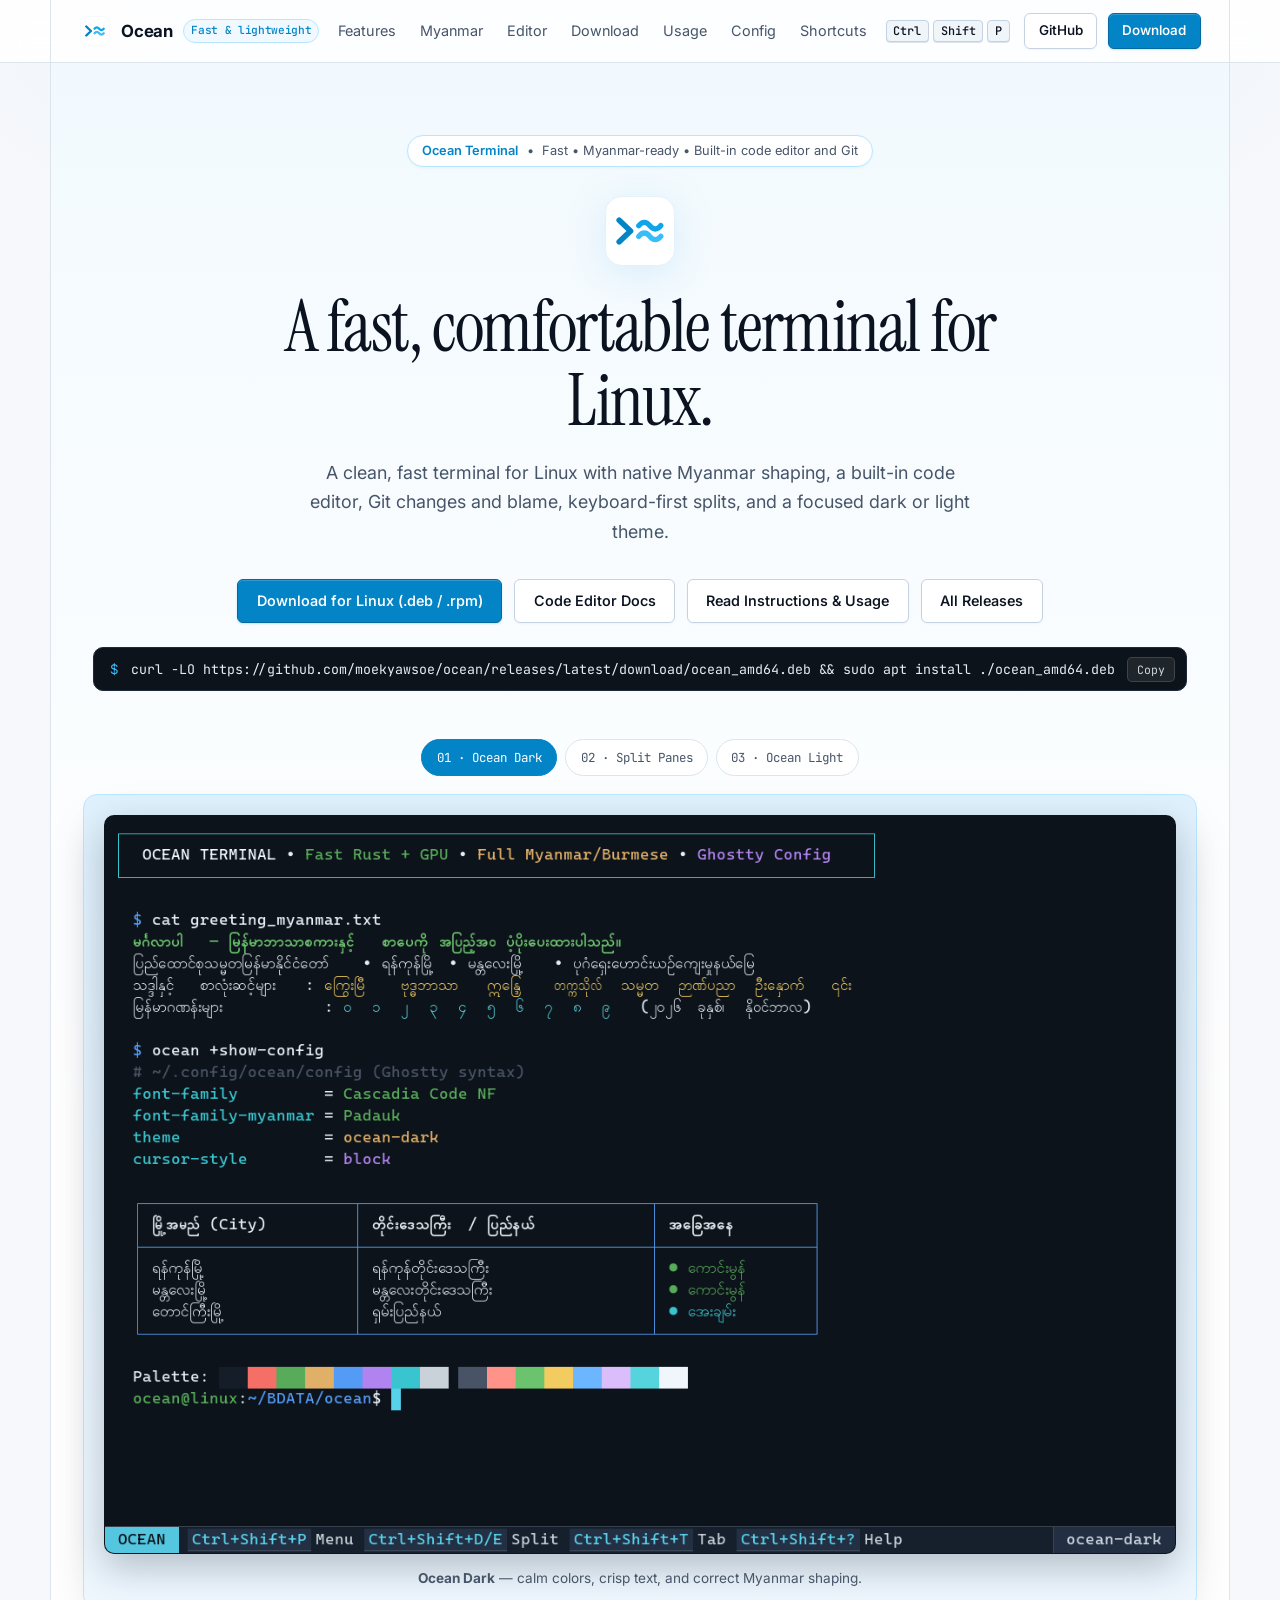
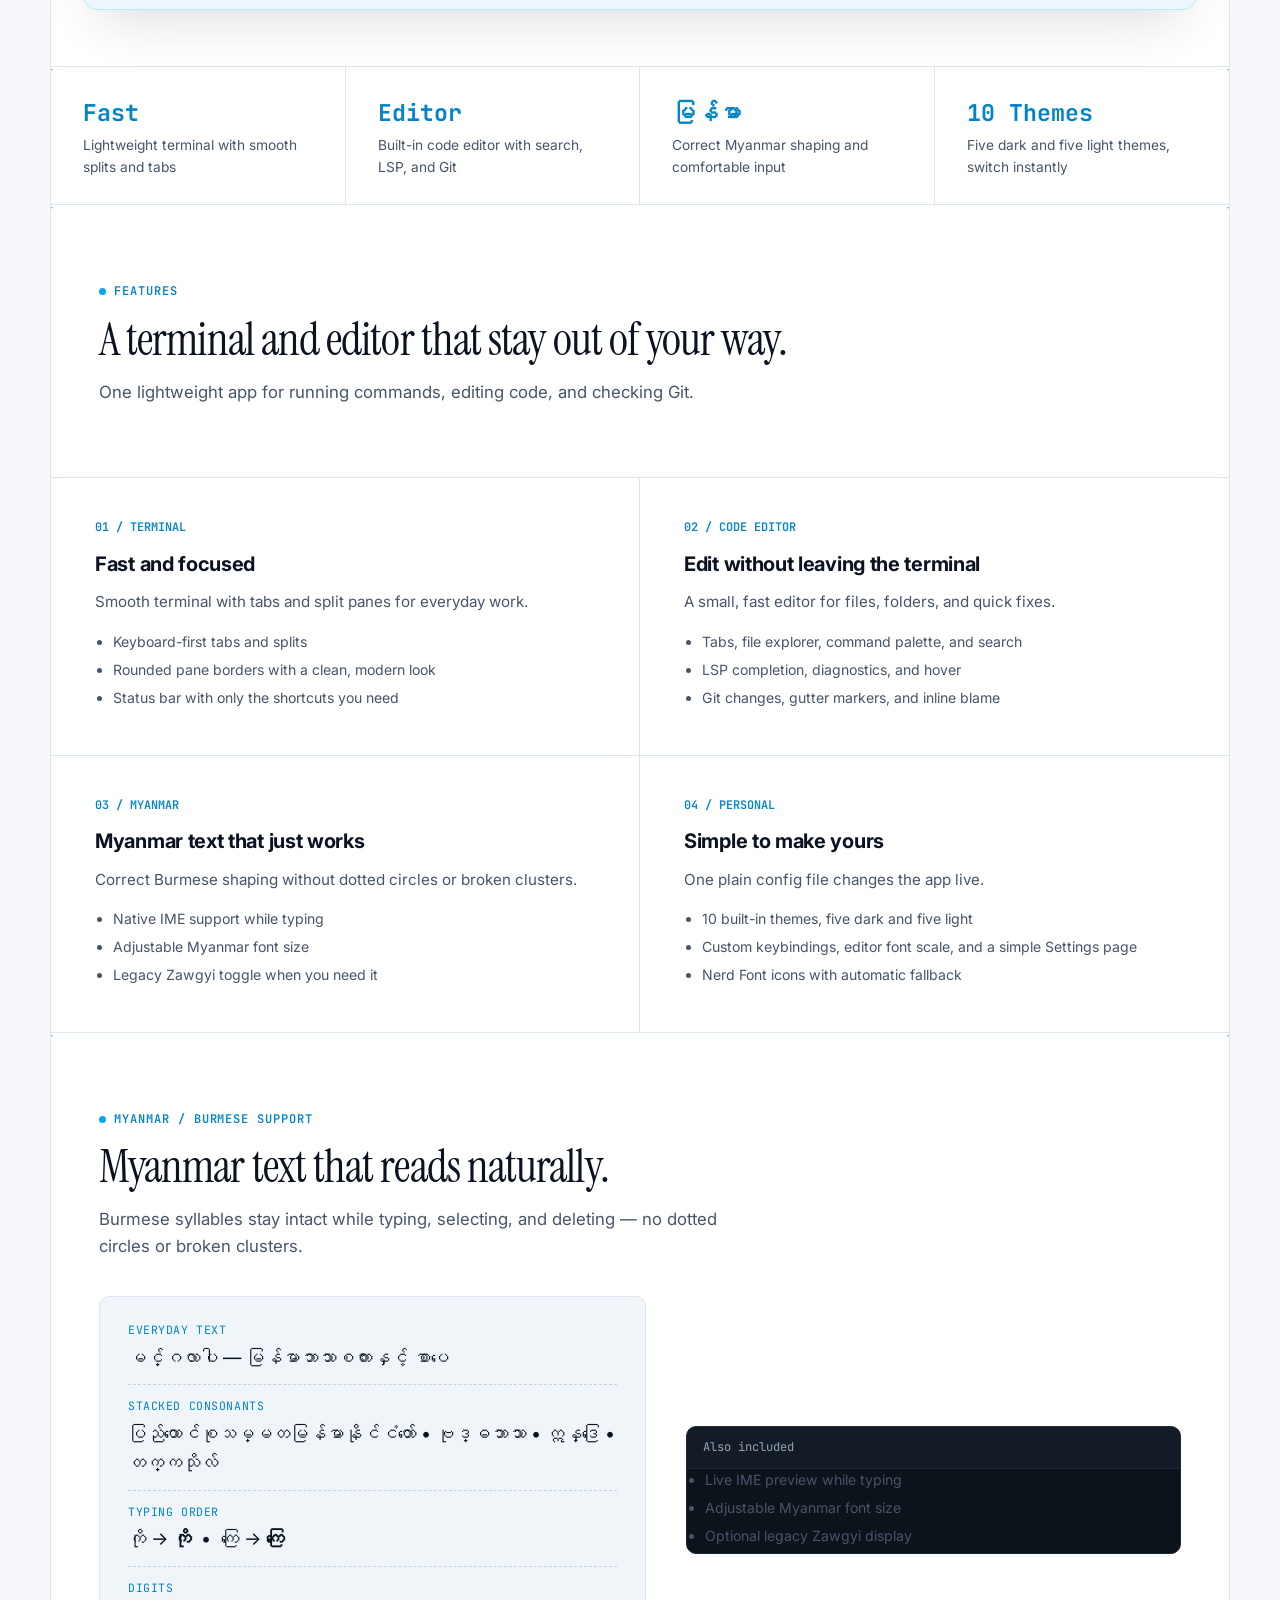
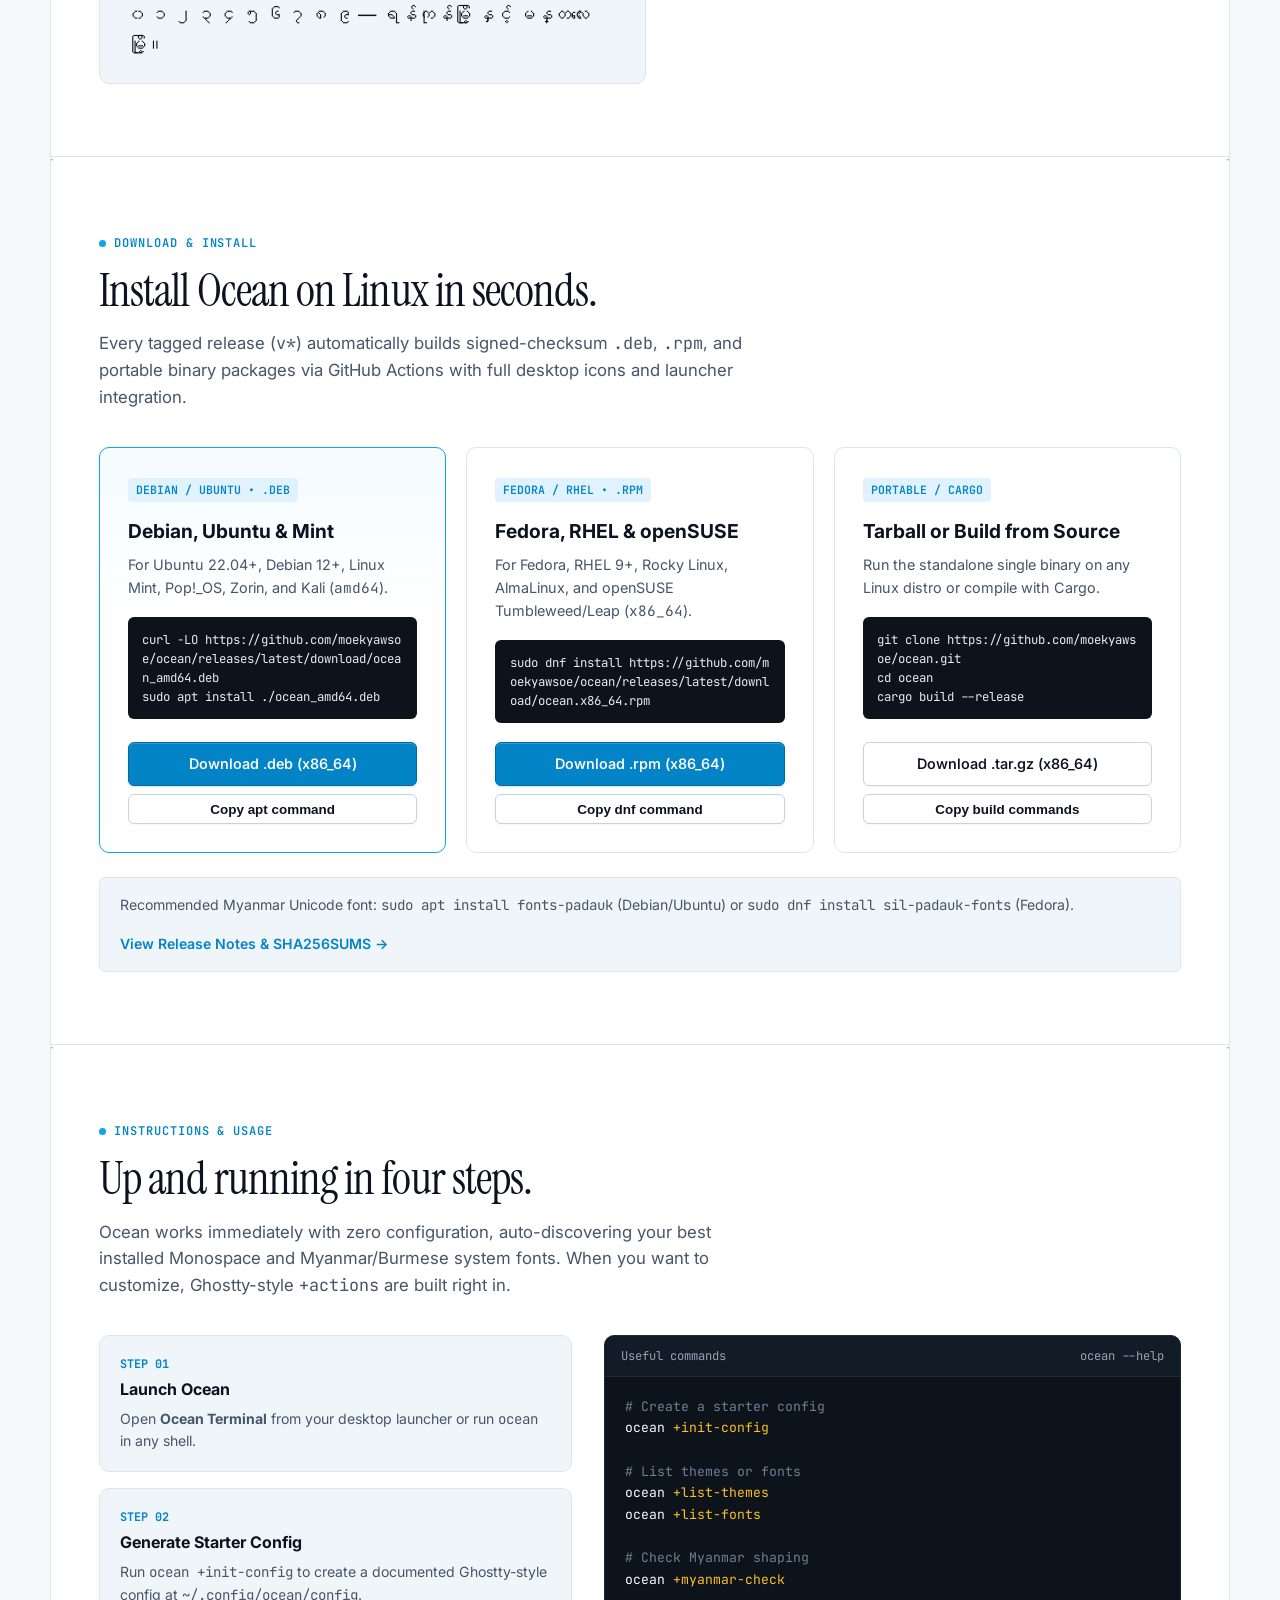
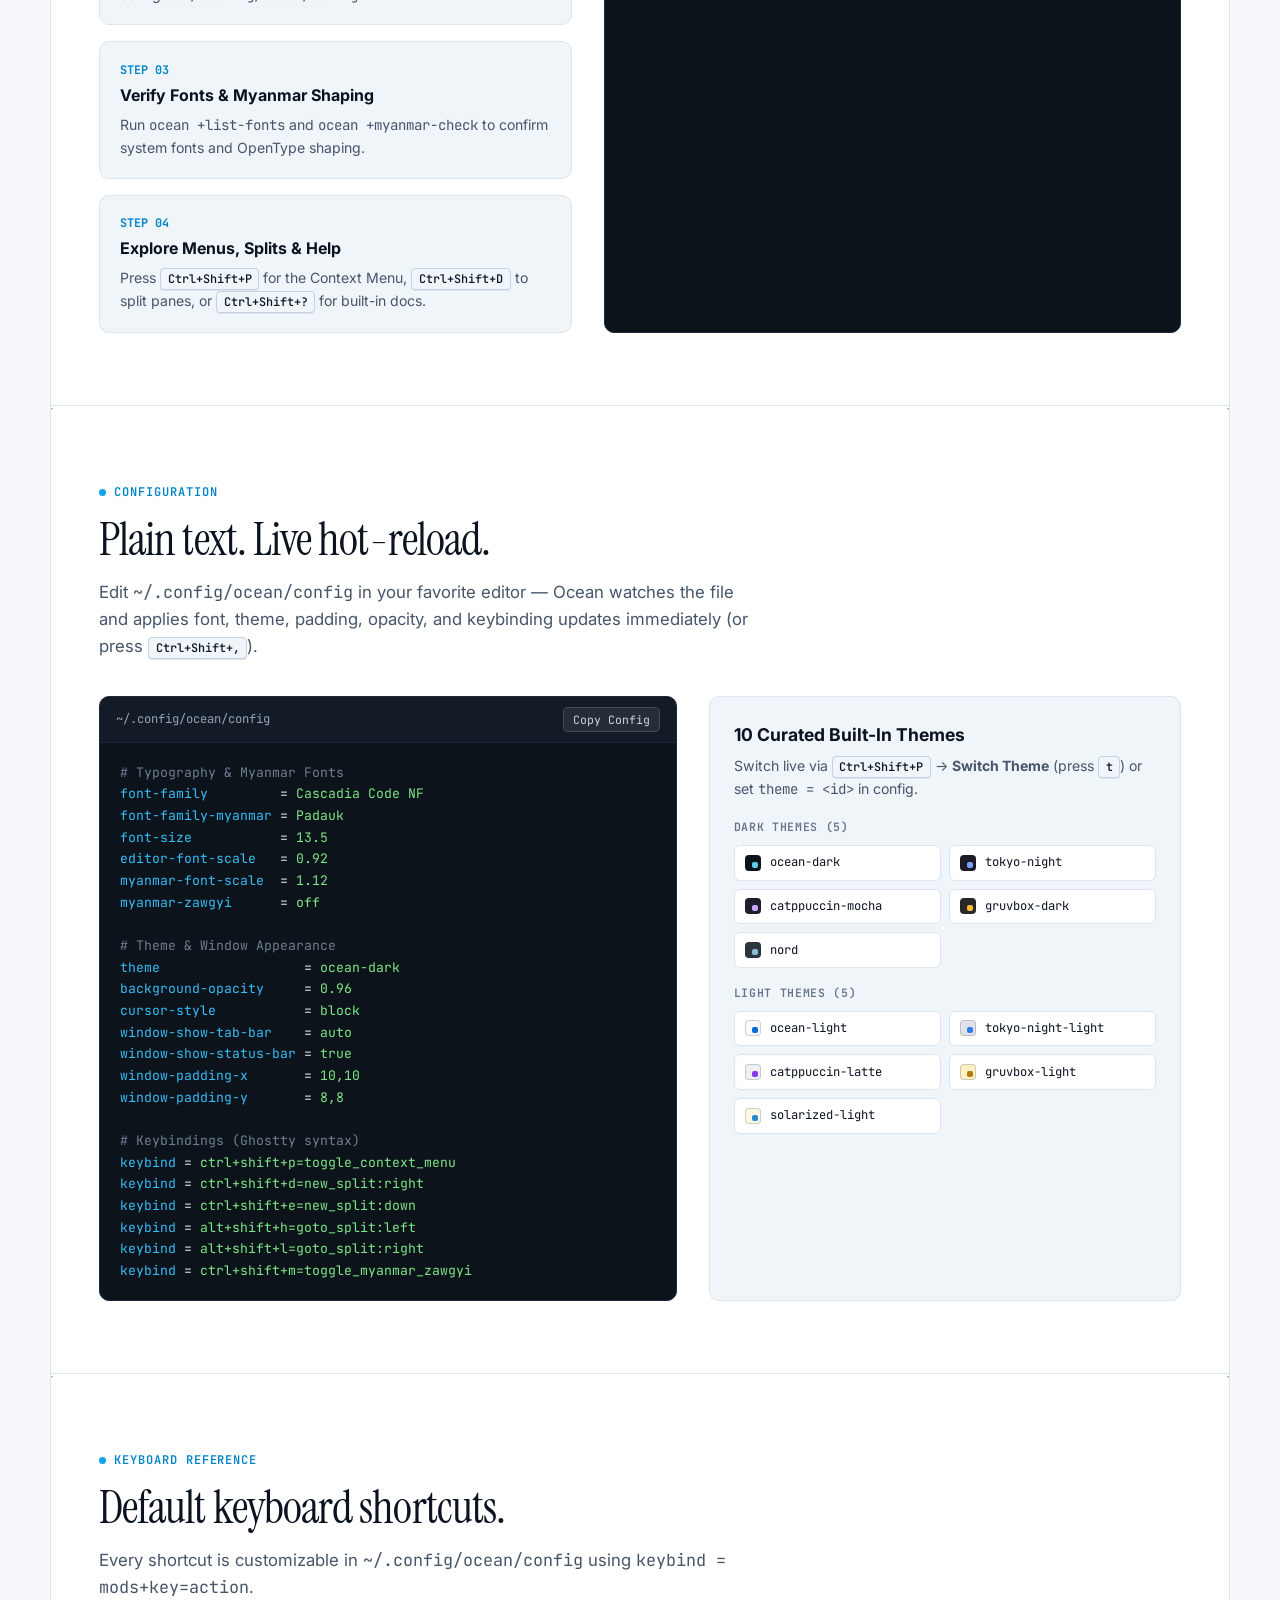
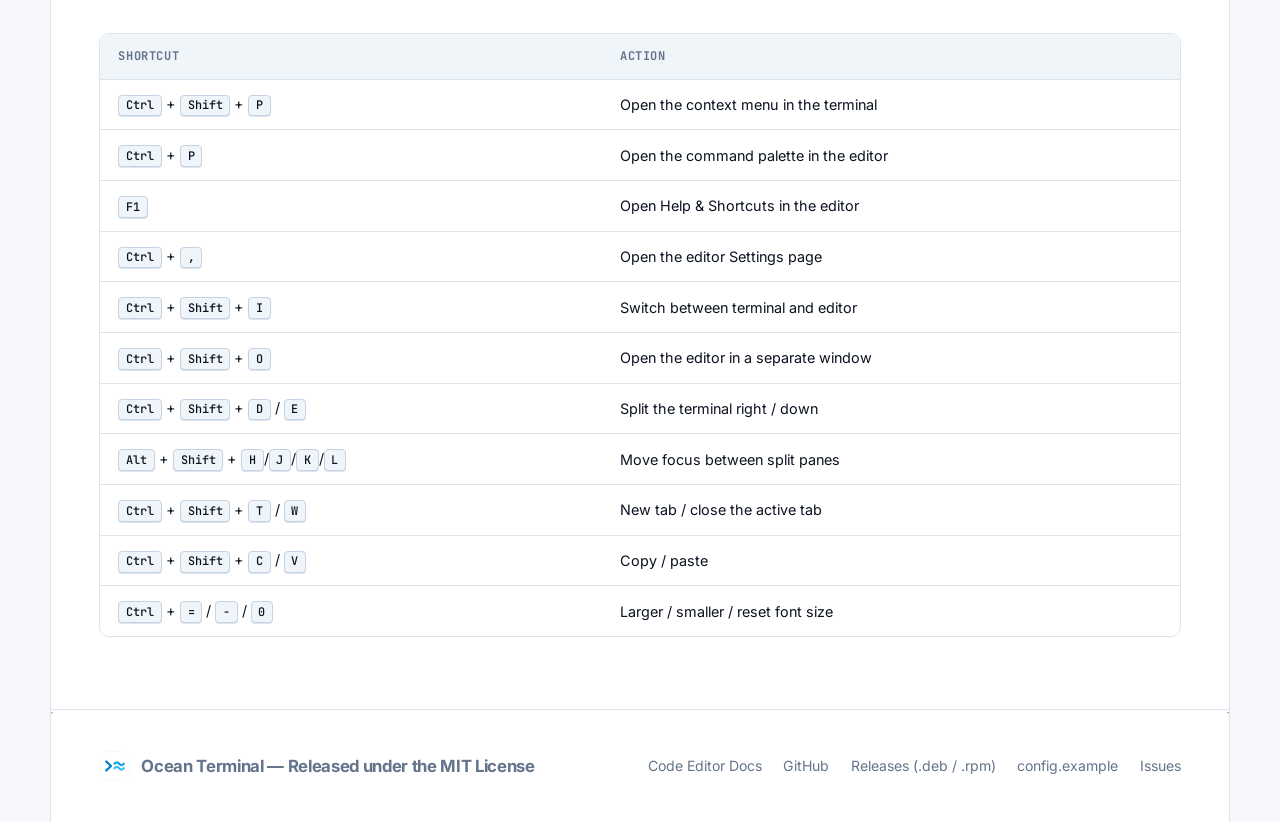
<file: website/index.html>
<!DOCTYPE html>
<html lang="en">
<head>
  <meta charset="UTF-8" />
  <meta name="viewport" content="width=device-width, initial-scale=1.0" />
  <title>Ocean Terminal — Fast Rust GPU Terminal with Native Myanmar Support</title>
  <meta
    name="description"
    content="Clean, lightweight, GPU-accelerated terminal emulator written in Rust with full Myanmar/Burmese OpenType shaping, keyboard-first splits, and Ghostty-style config."
  />
  <link rel="icon" type="image/svg+xml" href="./assets/ocean.svg" />
  <link rel="preconnect" href="https://fonts.googleapis.com" />
  <link rel="preconnect" href="https://fonts.gstatic.com" crossorigin />
  <link
    href="https://fonts.googleapis.com/css2?family=Instrument+Serif:ital@0;1&family=Inter:wght@400;500;600;700&family=JetBrains+Mono:wght@400;500;600&display=swap"
    rel="stylesheet"
  />
  <link rel="stylesheet" href="./styles.css" />
</head>
<body>
  <!-- Sticky Minimal Architectural Navbar -->
  <header class="site-header">
    <div class="header-inner">
      <a href="#top" class="brand">
        <img src="./assets/ocean.svg" alt="Ocean Terminal Logo" class="brand-logo" />
        <span>Ocean</span>
        <span class="brand-badge">Fast &amp; lightweight</span>
      </a>

      <nav class="main-nav" aria-label="Primary Navigation">
        <a href="#features">Features</a>
        <a href="#myanmar">Myanmar</a>
        <a href="./editor.html">Editor</a>
        <a href="#download">Download</a>
        <a href="#usage">Usage</a>
        <a href="#config">Config</a>
        <a href="#shortcuts">Shortcuts</a>
      </nav>

      <div class="header-actions">
        <span class="shortcut-hint" title="Open in-app Context Menu">
          <kbd>Ctrl</kbd><kbd>Shift</kbd><kbd>P</kbd>
        </span>
        <a
          href="https://github.com/moekyawsoe/ocean"
          target="_blank"
          rel="noopener noreferrer"
          class="btn btn-secondary btn-sm"
        >
          GitHub
        </a>
        <a href="#download" class="btn btn-primary btn-sm">Download</a>
      </div>
    </div>
  </header>

  <main id="top" class="rail-shell">
    <!-- Hero Section -->
    <section class="section-band hero">
      <div class="hero-pill">
        <strong>Ocean Terminal</strong>
        <span>•</span>
        <span>Fast • Myanmar-ready • Built-in code editor and Git</span>
      </div>

      <div class="hero-logo-wrap">
        <img src="./assets/ocean.svg" alt="Ocean vector logo" class="hero-logo" />
      </div>

      <h1 class="hero-headline">
        A fast, comfortable terminal for Linux.
      </h1>

      <p class="hero-subtitle">
        A clean, fast terminal for Linux with native Myanmar shaping, a built-in code editor,
        Git changes and blame, keyboard-first splits, and a focused dark or light theme.
      </p>

      <div class="hero-cta-row">
        <a href="#download" class="btn btn-primary">Download for Linux (.deb / .rpm)</a>
        <a href="./editor.html" class="btn btn-secondary">Code Editor Docs</a>
        <a href="#usage" class="btn btn-secondary">Read Instructions &amp; Usage</a>
        <a
          href="https://github.com/moekyawsoe/ocean/releases/latest"
          target="_blank"
          rel="noopener noreferrer"
          class="btn btn-secondary"
        >
          All Releases
        </a>
      </div>

      <div class="hero-quick-cmd">
        <span class="prompt">$</span>
        <code id="hero-cmd">curl -LO https://github.com/moekyawsoe/ocean/releases/latest/download/ocean_amd64.deb &amp;&amp; sudo apt install ./ocean_amd64.deb</code>
        <button type="button" class="copy-btn" data-copy-target="hero-cmd">Copy</button>
      </div>

      <!-- Pure-CSS Interactive Screenshot Stage -->
      <div class="showcase-stage">
        <input type="radio" name="showcase" id="tab-dark" class="showcase-radio" checked />
        <input type="radio" name="showcase" id="tab-splits" class="showcase-radio" />
        <input type="radio" name="showcase" id="tab-light" class="showcase-radio" />

        <div class="showcase-tabs">
          <label for="tab-dark" class="showcase-tab-label">01 · Ocean Dark</label>
          <label for="tab-splits" class="showcase-tab-label">02 · Split Panes</label>
          <label for="tab-light" class="showcase-tab-label">03 · Ocean Light</label>
        </div>

        <div class="showcase-frame">
          <div class="showcase-panel panel-dark">
            <div class="window-chrome">
              <img
                src="./assets/ocean-myanmar-dark.png"
                alt="Ocean Terminal in Ocean Dark theme rendering Myanmar/Burmese OpenType shaping, box drawing, and Neovim-style status bar"
              />
            </div>
            <div class="showcase-caption">
              <strong>Ocean Dark</strong> — calm colors, crisp text, and correct Myanmar shaping.
            </div>
          </div>

          <div class="showcase-panel panel-splits">
            <div class="window-chrome">
              <img
                src="./assets/ocean-splits-menu.png"
                alt="Ocean Terminal showing side-by-side split panes, top tab bar, and live Switch Theme context menu"
              />
            </div>
            <div class="showcase-caption">
              <strong>Split Panes</strong> — Run two tasks side by side and resize them without leaving the keyboard.
            </div>
          </div>

          <div class="showcase-panel panel-light">
            <div class="window-chrome">
              <img
                src="./assets/ocean-light.png"
                alt="Ocean Terminal in crisp high-contrast Ocean Light mode"
              />
            </div>
            <div class="showcase-caption">
              <strong>Ocean Light</strong> — a bright, high-contrast theme for daytime work.
            </div>
          </div>
        </div>
      </div>
    </section>

    <!-- Product Highlights -->
    <section class="section-band">
      <div class="metrics-grid">
        <div class="metric-cell">
          <div class="metric-value">Fast</div>
          <div class="metric-label">Lightweight terminal with smooth splits and tabs</div>
        </div>
        <div class="metric-cell">
          <div class="metric-value">Editor</div>
          <div class="metric-label">Built-in code editor with search, LSP, and Git</div>
        </div>
        <div class="metric-cell">
          <div class="metric-value">မြန်မာ</div>
          <div class="metric-label">Correct Myanmar shaping and comfortable input</div>
        </div>
        <div class="metric-cell">
          <div class="metric-value">10 Themes</div>
          <div class="metric-label">Five dark and five light themes, switch instantly</div>
        </div>
      </div>
    </section>

    <!-- Feature Grid -->
    <section id="features" class="section-band">
      <div class="section-inner">
        <div class="section-eyebrow">Features</div>
        <h2 class="section-title">A terminal and editor that stay out of your way.</h2>
        <p class="section-desc">
          One lightweight app for running commands, editing code, and checking Git.
        </p>
      </div>

      <div class="bento-grid">
        <article class="bento-card">
          <div class="bento-index">01 / TERMINAL</div>
          <h3>Fast and focused</h3>
          <p>Smooth terminal with tabs and split panes for everyday work.</p>
          <ul class="bento-list">
            <li>Keyboard-first tabs and splits</li>
            <li>Rounded pane borders with a clean, modern look</li>
            <li>Status bar with only the shortcuts you need</li>
          </ul>
        </article>

        <article class="bento-card">
          <div class="bento-index">02 / CODE EDITOR</div>
          <h3>Edit without leaving the terminal</h3>
          <p>A small, fast editor for files, folders, and quick fixes.</p>
          <ul class="bento-list">
            <li>Tabs, file explorer, command palette, and search</li>
            <li>LSP completion, diagnostics, and hover</li>
            <li>Git changes, gutter markers, and inline blame</li>
          </ul>
        </article>

        <article class="bento-card">
          <div class="bento-index">03 / MYANMAR</div>
          <h3>Myanmar text that just works</h3>
          <p>Correct Burmese shaping without dotted circles or broken clusters.</p>
          <ul class="bento-list">
            <li>Native IME support while typing</li>
            <li>Adjustable Myanmar font size</li>
            <li>Legacy Zawgyi toggle when you need it</li>
          </ul>
        </article>

        <article class="bento-card">
          <div class="bento-index">04 / PERSONAL</div>
          <h3>Simple to make yours</h3>
          <p>One plain config file changes the app live.</p>
          <ul class="bento-list">
            <li>10 built-in themes, five dark and five light</li>
            <li>Custom keybindings, editor font scale, and a simple Settings page</li>
            <li>Nerd Font icons with automatic fallback</li>
          </ul>
        </article>
      </div>
    </section>

    <!-- Myanmar Support -->
    <section id="myanmar" class="section-band">
      <div class="section-inner">
        <div class="section-eyebrow">Myanmar / Burmese Support</div>
        <h2 class="section-title">Myanmar text that reads naturally.</h2>
        <p class="section-desc">
          Burmese syllables stay intact while typing, selecting, and deleting — no dotted circles or broken clusters.
        </p>

        <div class="myanmar-split">
          <div class="myanmar-specimen">
            <div class="specimen-row">
              <div class="specimen-tag">Everyday text</div>
              <div class="specimen-text">မင်္ဂလာပါ — မြန်မာဘာသာစကားနှင့် စာပေ</div>
            </div>
            <div class="specimen-row">
              <div class="specimen-tag">Stacked consonants</div>
              <div class="specimen-text">ပြည်ထောင်စုသမ္မတမြန်မာနိုင်ငံတော် • ဗုဒ္ဓဘာသာ • ဣန္ဒြေ • တက္ကသိုလ်</div>
            </div>
            <div class="specimen-row">
              <div class="specimen-tag">Typing order</div>
              <div class="specimen-text"><code>ကုိ</code> → <strong>ကို</strong> &nbsp;•&nbsp; <code>ကေြ</code> → <strong>ကြေ</strong></div>
            </div>
            <div class="specimen-row">
              <div class="specimen-tag">Digits</div>
              <div class="specimen-text">၀ ၁ ၂ ၃ ၄ ၅ ၆ ၇ ၈ ၉ — ရန်ကုန်မြို့ နှင့် မန္တလေးမြို့။</div>
            </div>
          </div>

          <div class="code-card">
            <div class="code-card-header">
              <span>Also included</span>
            </div>
            <ul class="bento-list">
              <li>Live IME preview while typing</li>
              <li>Adjustable Myanmar font size</li>
              <li>Optional legacy Zawgyi display</li>
            </ul>
          </div>
        </div>
      </div>
    </section>

    <!-- Download & Package Installation Section -->
    <section id="download" class="section-band">
      <div class="section-inner">
        <div class="section-eyebrow">Download &amp; Install</div>
        <h2 class="section-title">Install Ocean on Linux in seconds.</h2>
        <p class="section-desc">
          Every tagged release (<code>v*</code>) automatically builds signed-checksum <code>.deb</code>, <code>.rpm</code>,
          and portable binary packages via GitHub Actions with full desktop icons and launcher integration.
        </p>

        <div class="download-cards">
          <!-- Debian / Ubuntu -->
          <div class="dl-card featured">
            <div>
              <span class="dl-os-tag">DEBIAN / UBUNTU • .DEB</span>
              <h3>Debian, Ubuntu &amp; Mint</h3>
              <p>For Ubuntu 22.04+, Debian 12+, Linux Mint, Pop!_OS, Zorin, and Kali (<code>amd64</code>).</p>
              <pre class="dl-code" id="cmd-deb">curl -LO https://github.com/moekyawsoe/ocean/releases/latest/download/ocean_amd64.deb
sudo apt install ./ocean_amd64.deb</pre>
            </div>
            <div class="dl-actions">
              <a
                href="https://github.com/moekyawsoe/ocean/releases/latest/download/ocean_amd64.deb"
                class="btn btn-primary"
              >
                Download .deb (x86_64)
              </a>
              <button type="button" class="btn btn-secondary btn-sm" data-copy-target="cmd-deb">
                Copy apt command
              </button>
            </div>
          </div>

          <!-- Fedora / RHEL / openSUSE -->
          <div class="dl-card">
            <div>
              <span class="dl-os-tag">FEDORA / RHEL • .RPM</span>
              <h3>Fedora, RHEL &amp; openSUSE</h3>
              <p>For Fedora, RHEL 9+, Rocky Linux, AlmaLinux, and openSUSE Tumbleweed/Leap (<code>x86_64</code>).</p>
              <pre class="dl-code" id="cmd-rpm">sudo dnf install https://github.com/moekyawsoe/ocean/releases/latest/download/ocean.x86_64.rpm</pre>
            </div>
            <div class="dl-actions">
              <a
                href="https://github.com/moekyawsoe/ocean/releases/latest/download/ocean.x86_64.rpm"
                class="btn btn-primary"
              >
                Download .rpm (x86_64)
              </a>
              <button type="button" class="btn btn-secondary btn-sm" data-copy-target="cmd-rpm">
                Copy dnf command
              </button>
            </div>
          </div>

          <!-- Tarball / Source -->
          <div class="dl-card">
            <div>
              <span class="dl-os-tag">PORTABLE / CARGO</span>
              <h3>Tarball or Build from Source</h3>
              <p>Run the standalone single binary on any Linux distro or compile with Cargo.</p>
              <pre class="dl-code" id="cmd-src">git clone https://github.com/moekyawsoe/ocean.git
cd ocean
cargo build --release</pre>
            </div>
            <div class="dl-actions">
              <a
                href="https://github.com/moekyawsoe/ocean/releases/latest/download/ocean-linux-x86_64.tar.gz"
                class="btn btn-secondary"
              >
                Download .tar.gz (x86_64)
              </a>
              <button type="button" class="btn btn-secondary btn-sm" data-copy-target="cmd-src">
                Copy build commands
              </button>
            </div>
          </div>
        </div>

        <div class="release-note-bar">
          <span>
            Recommended Myanmar Unicode font: <code>sudo apt install fonts-padauk</code> (Debian/Ubuntu) or
            <code>sudo dnf install sil-padauk-fonts</code> (Fedora).
          </span>
          <a href="https://github.com/moekyawsoe/ocean/releases" target="_blank" rel="noopener noreferrer">
            View Release Notes &amp; SHA256SUMS →
          </a>
        </div>
      </div>
    </section>

    <!-- Instructions & CLI Usage -->
    <section id="usage" class="section-band">
      <div class="section-inner">
        <div class="section-eyebrow">Instructions &amp; Usage</div>
        <h2 class="section-title">Up and running in four steps.</h2>
        <p class="section-desc">
          Ocean works immediately with zero configuration, auto-discovering your best installed Monospace and
          Myanmar/Burmese system fonts. When you want to customize, Ghostty-style <code>+actions</code> are built right in.
        </p>

        <div class="usage-grid">
          <ol class="step-list">
            <li class="step-item">
              <div class="step-num">Step 01</div>
              <h4>Launch Ocean</h4>
              <p>Open <strong>Ocean Terminal</strong> from your desktop launcher or run <code>ocean</code> in any shell.</p>
            </li>
            <li class="step-item">
              <div class="step-num">Step 02</div>
              <h4>Generate Starter Config</h4>
              <p>Run <code>ocean +init-config</code> to create a documented Ghostty-style config at <code>~/.config/ocean/config</code>.</p>
            </li>
            <li class="step-item">
              <div class="step-num">Step 03</div>
              <h4>Verify Fonts &amp; Myanmar Shaping</h4>
              <p>Run <code>ocean +list-fonts</code> and <code>ocean +myanmar-check</code> to confirm system fonts and OpenType shaping.</p>
            </li>
            <li class="step-item">
              <div class="step-num">Step 04</div>
              <h4>Explore Menus, Splits &amp; Help</h4>
              <p>Press <kbd>Ctrl+Shift+P</kbd> for the Context Menu, <kbd>Ctrl+Shift+D</kbd> to split panes, or <kbd>Ctrl+Shift+?</kbd> for built-in docs.</p>
            </li>
          </ol>

          <div class="code-card">
            <div class="code-card-header">
              <span>Useful commands</span>
              <span>ocean --help</span>
            </div>
            <pre><span class="tok-comment"># Create a starter config</span>
<span class="tok-cmd">ocean</span> <span class="tok-flag">+init-config</span>

<span class="tok-comment"># List themes or fonts</span>
<span class="tok-cmd">ocean</span> <span class="tok-flag">+list-themes</span>
<span class="tok-cmd">ocean</span> <span class="tok-flag">+list-fonts</span>

<span class="tok-comment"># Check Myanmar shaping</span>
<span class="tok-cmd">ocean</span> <span class="tok-flag">+myanmar-check</span></pre>
          </div>
        </div>
      </div>
    </section>

    <!-- Configuration & Built-in Themes -->
    <section id="config" class="section-band">
      <div class="section-inner">
        <div class="section-eyebrow">Configuration</div>
        <h2 class="section-title">Plain text. Live hot-reload.</h2>
        <p class="section-desc">
          Edit <code>~/.config/ocean/config</code> in your favorite editor — Ocean watches the file and applies font,
          theme, padding, opacity, and keybinding updates immediately (or press <kbd>Ctrl+Shift+,</kbd>).
        </p>

        <div class="config-layout">
          <div class="code-card">
            <div class="code-card-header">
              <span>~/.config/ocean/config</span>
              <button type="button" class="copy-btn" data-copy-target="cfg-sample">Copy Config</button>
            </div>
            <pre id="cfg-sample"><span class="tok-comment"># Typography &amp; Myanmar Fonts</span>
<span class="tok-key">font-family</span>         = <span class="tok-val">Cascadia Code NF</span>
<span class="tok-key">font-family-myanmar</span> = <span class="tok-val">Padauk</span>
<span class="tok-key">font-size</span>           = <span class="tok-val">13.5</span>
<span class="tok-key">editor-font-scale</span>   = <span class="tok-val">0.92</span>
<span class="tok-key">myanmar-font-scale</span>  = <span class="tok-val">1.12</span>
<span class="tok-key">myanmar-zawgyi</span>      = <span class="tok-val">off</span>

<span class="tok-comment"># Theme &amp; Window Appearance</span>
<span class="tok-key">theme</span>                  = <span class="tok-val">ocean-dark</span>
<span class="tok-key">background-opacity</span>     = <span class="tok-val">0.96</span>
<span class="tok-key">cursor-style</span>           = <span class="tok-val">block</span>
<span class="tok-key">window-show-tab-bar</span>    = <span class="tok-val">auto</span>
<span class="tok-key">window-show-status-bar</span> = <span class="tok-val">true</span>
<span class="tok-key">window-padding-x</span>       = <span class="tok-val">10,10</span>
<span class="tok-key">window-padding-y</span>       = <span class="tok-val">8,8</span>

<span class="tok-comment"># Keybindings (Ghostty syntax)</span>
<span class="tok-key">keybind</span> = <span class="tok-val">ctrl+shift+p=toggle_context_menu</span>
<span class="tok-key">keybind</span> = <span class="tok-val">ctrl+shift+d=new_split:right</span>
<span class="tok-key">keybind</span> = <span class="tok-val">ctrl+shift+e=new_split:down</span>
<span class="tok-key">keybind</span> = <span class="tok-val">alt+shift+h=goto_split:left</span>
<span class="tok-key">keybind</span> = <span class="tok-val">alt+shift+l=goto_split:right</span>
<span class="tok-key">keybind</span> = <span class="tok-val">ctrl+shift+m=toggle_myanmar_zawgyi</span></pre>
          </div>

          <div class="themes-box">
            <h3>10 Curated Built-In Themes</h3>
            <p>
              Switch live via <kbd>Ctrl+Shift+P</kbd> → <strong>Switch Theme</strong> (press <kbd>t</kbd>) or set
              <code>theme = &lt;id&gt;</code> in config.
            </p>

            <div class="theme-group-label">Dark Themes (5)</div>
            <div class="swatch-grid">
              <div class="swatch-pill">
                <span class="swatch-dot" style="background:#0d131a;--accent:#58d1eb"></span>
                <span>ocean-dark</span>
              </div>
              <div class="swatch-pill">
                <span class="swatch-dot" style="background:#1a1b26;--accent:#7aa2f7"></span>
                <span>tokyo-night</span>
              </div>
              <div class="swatch-pill">
                <span class="swatch-dot" style="background:#1e1e2e;--accent:#cba6f7"></span>
                <span>catppuccin-mocha</span>
              </div>
              <div class="swatch-pill">
                <span class="swatch-dot" style="background:#282828;--accent:#fabd2f"></span>
                <span>gruvbox-dark</span>
              </div>
              <div class="swatch-pill">
                <span class="swatch-dot" style="background:#2e3440;--accent:#88c0d0"></span>
                <span>nord</span>
              </div>
            </div>

            <div class="theme-group-label">Light Themes (5)</div>
            <div class="swatch-grid">
              <div class="swatch-pill">
                <span class="swatch-dot" style="background:#f7f9fc;--accent:#0969da"></span>
                <span>ocean-light</span>
              </div>
              <div class="swatch-pill">
                <span class="swatch-dot" style="background:#e1e2e7;--accent:#2e7de9"></span>
                <span>tokyo-night-light</span>
              </div>
              <div class="swatch-pill">
                <span class="swatch-dot" style="background:#eff1f5;--accent:#8839ef"></span>
                <span>catppuccin-latte</span>
              </div>
              <div class="swatch-pill">
                <span class="swatch-dot" style="background:#fbf1c7;--accent:#b57614"></span>
                <span>gruvbox-light</span>
              </div>
              <div class="swatch-pill">
                <span class="swatch-dot" style="background:#fdf6e3;--accent:#268bd2"></span>
                <span>solarized-light</span>
              </div>
            </div>
          </div>
        </div>
      </div>
    </section>

    <!-- Default Keyboard Shortcuts -->
    <section id="shortcuts" class="section-band">
      <div class="section-inner">
        <div class="section-eyebrow">Keyboard Reference</div>
        <h2 class="section-title">Default keyboard shortcuts.</h2>
        <p class="section-desc">
          Every shortcut is customizable in <code>~/.config/ocean/config</code> using <code>keybind = mods+key=action</code>.
        </p>

        <div class="shortcuts-wrap">
          <table class="shortcuts-table">
            <thead>
              <tr>
                <th>Shortcut</th>
                <th>Action</th>
              </tr>
            </thead>
            <tbody>
              <tr>
                <td><kbd>Ctrl</kbd> + <kbd>Shift</kbd> + <kbd>P</kbd></td>
                <td>Open the context menu in the terminal</td>
              </tr>
              <tr>
                <td><kbd>Ctrl</kbd> + <kbd>P</kbd></td>
                <td>Open the command palette in the editor</td>
              </tr>
              <tr>
                <td><kbd>F1</kbd></td>
                <td>Open Help &amp; Shortcuts in the editor</td>
              </tr>
              <tr>
                <td><kbd>Ctrl</kbd> + <kbd>,</kbd></td>
                <td>Open the editor Settings page</td>
              </tr>
              <tr>
                <td><kbd>Ctrl</kbd> + <kbd>Shift</kbd> + <kbd>I</kbd></td>
                <td>Switch between terminal and editor</td>
              </tr>
              <tr>
                <td><kbd>Ctrl</kbd> + <kbd>Shift</kbd> + <kbd>O</kbd></td>
                <td>Open the editor in a separate window</td>
              </tr>
              <tr>
                <td><kbd>Ctrl</kbd> + <kbd>Shift</kbd> + <kbd>D</kbd> / <kbd>E</kbd></td>
                <td>Split the terminal right / down</td>
              </tr>
              <tr>
                <td><kbd>Alt</kbd> + <kbd>Shift</kbd> + <kbd>H</kbd>/<kbd>J</kbd>/<kbd>K</kbd>/<kbd>L</kbd></td>
                <td>Move focus between split panes</td>
              </tr>
              <tr>
                <td><kbd>Ctrl</kbd> + <kbd>Shift</kbd> + <kbd>T</kbd> / <kbd>W</kbd></td>
                <td>New tab / close the active tab</td>
              </tr>
              <tr>
                <td><kbd>Ctrl</kbd> + <kbd>Shift</kbd> + <kbd>C</kbd> / <kbd>V</kbd></td>
                <td>Copy / paste</td>
              </tr>
              <tr>
                <td><kbd>Ctrl</kbd> + <kbd>=</kbd> / <kbd>-</kbd> / <kbd>0</kbd></td>
                <td>Larger / smaller / reset font size</td>
              </tr>
            </tbody>
          </table>
        </div>
      </div>
    </section>

    <!-- Footer -->
    <footer class="site-footer">
      <div class="brand">
        <img src="./assets/ocean.svg" alt="Ocean Logo" class="brand-logo" />
        <span>Ocean Terminal — Released under the MIT License</span>
      </div>
      <div class="footer-links">
        <a href="./editor.html">Code Editor Docs</a>
        <a href="https://github.com/moekyawsoe/ocean" target="_blank" rel="noopener noreferrer">GitHub</a>
        <a href="https://github.com/moekyawsoe/ocean/releases" target="_blank" rel="noopener noreferrer">Releases (.deb / .rpm)</a>
        <a href="https://github.com/moekyawsoe/ocean/blob/master/config.example" target="_blank" rel="noopener noreferrer">config.example</a>
        <a href="https://github.com/moekyawsoe/ocean/issues" target="_blank" rel="noopener noreferrer">Issues</a>
      </div>
    </footer>
  </main>

  <script>
    document.querySelectorAll("[data-copy-target]").forEach(function (btn) {
      btn.addEventListener("click", function () {
        var el = document.getElementById(btn.getAttribute("data-copy-target"));
        if (!el || !navigator.clipboard) return;
        var original = btn.textContent;
        navigator.clipboard.writeText(el.innerText.trim()).then(function () {
          btn.textContent = "Copied!";
          setTimeout(function () {
            btn.textContent = original;
          }, 1400);
        });
      });
    });
  </script>
</body>
</html>
</file>
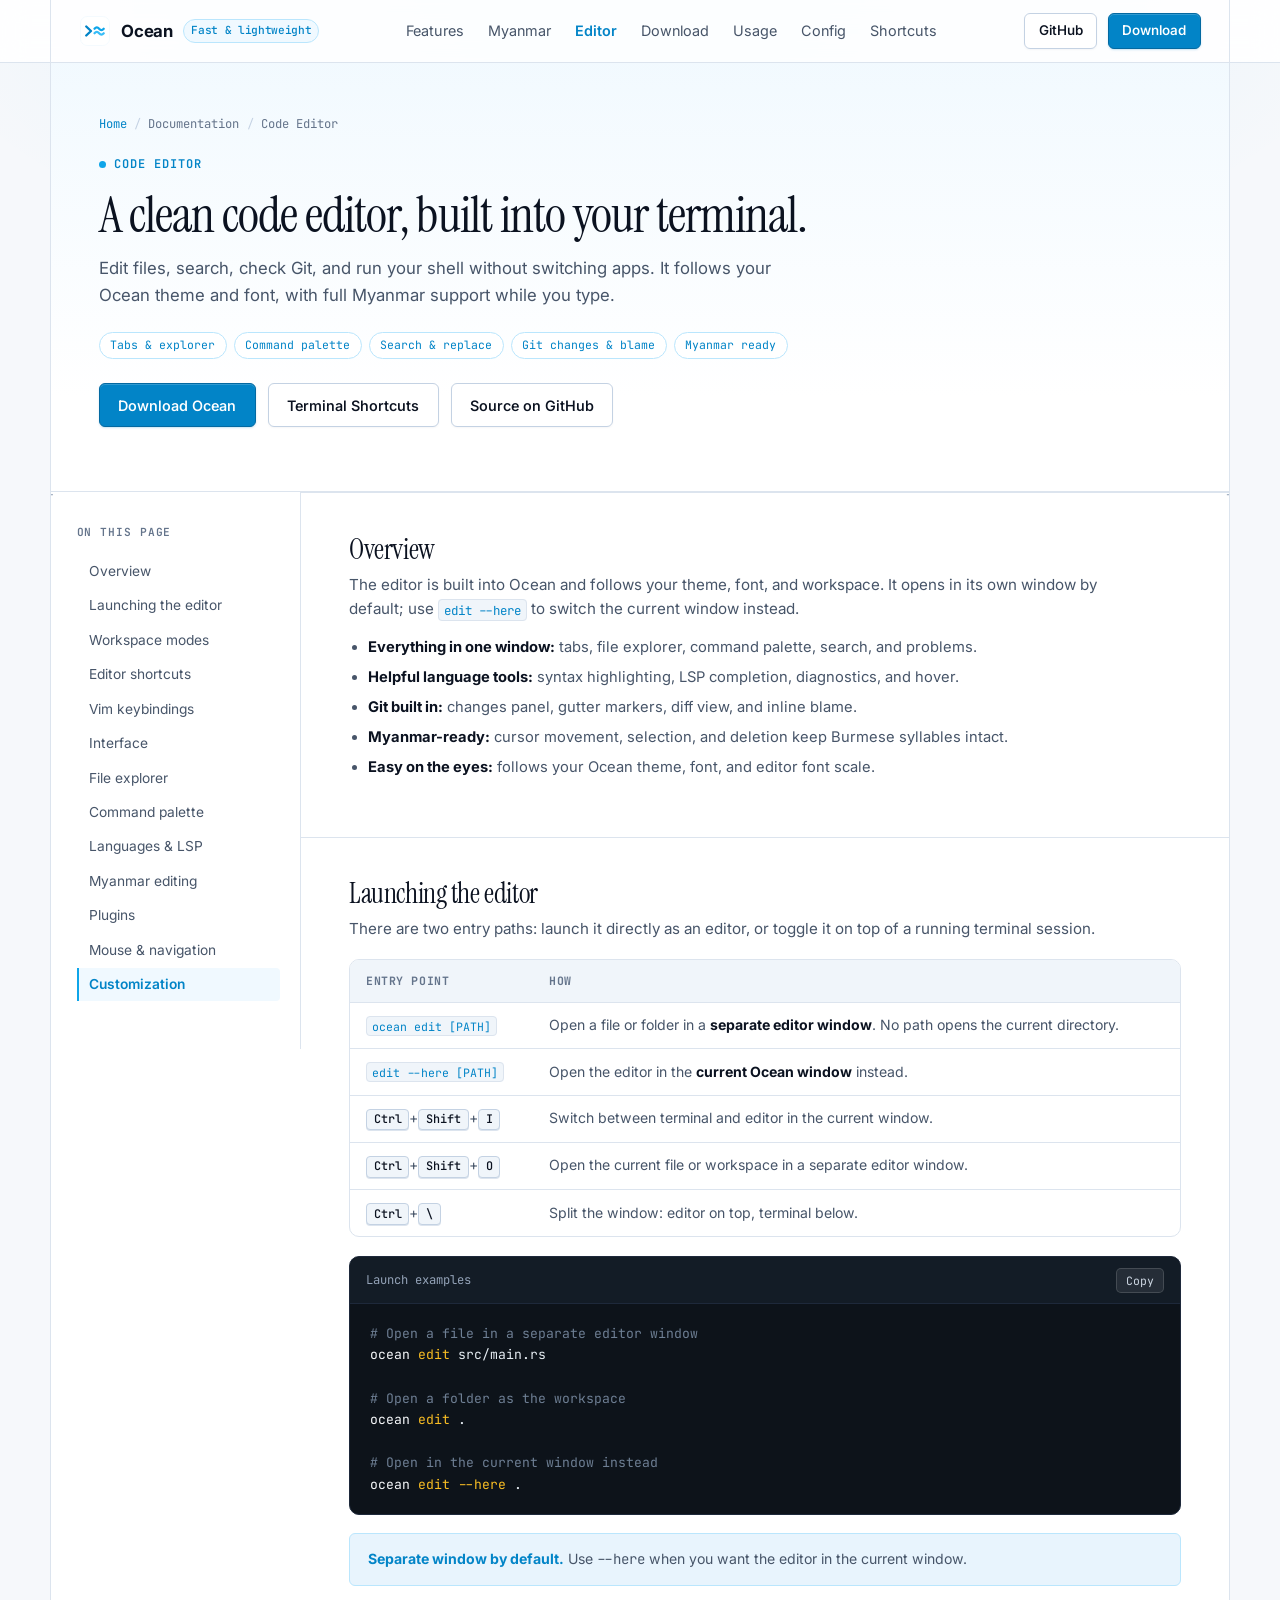
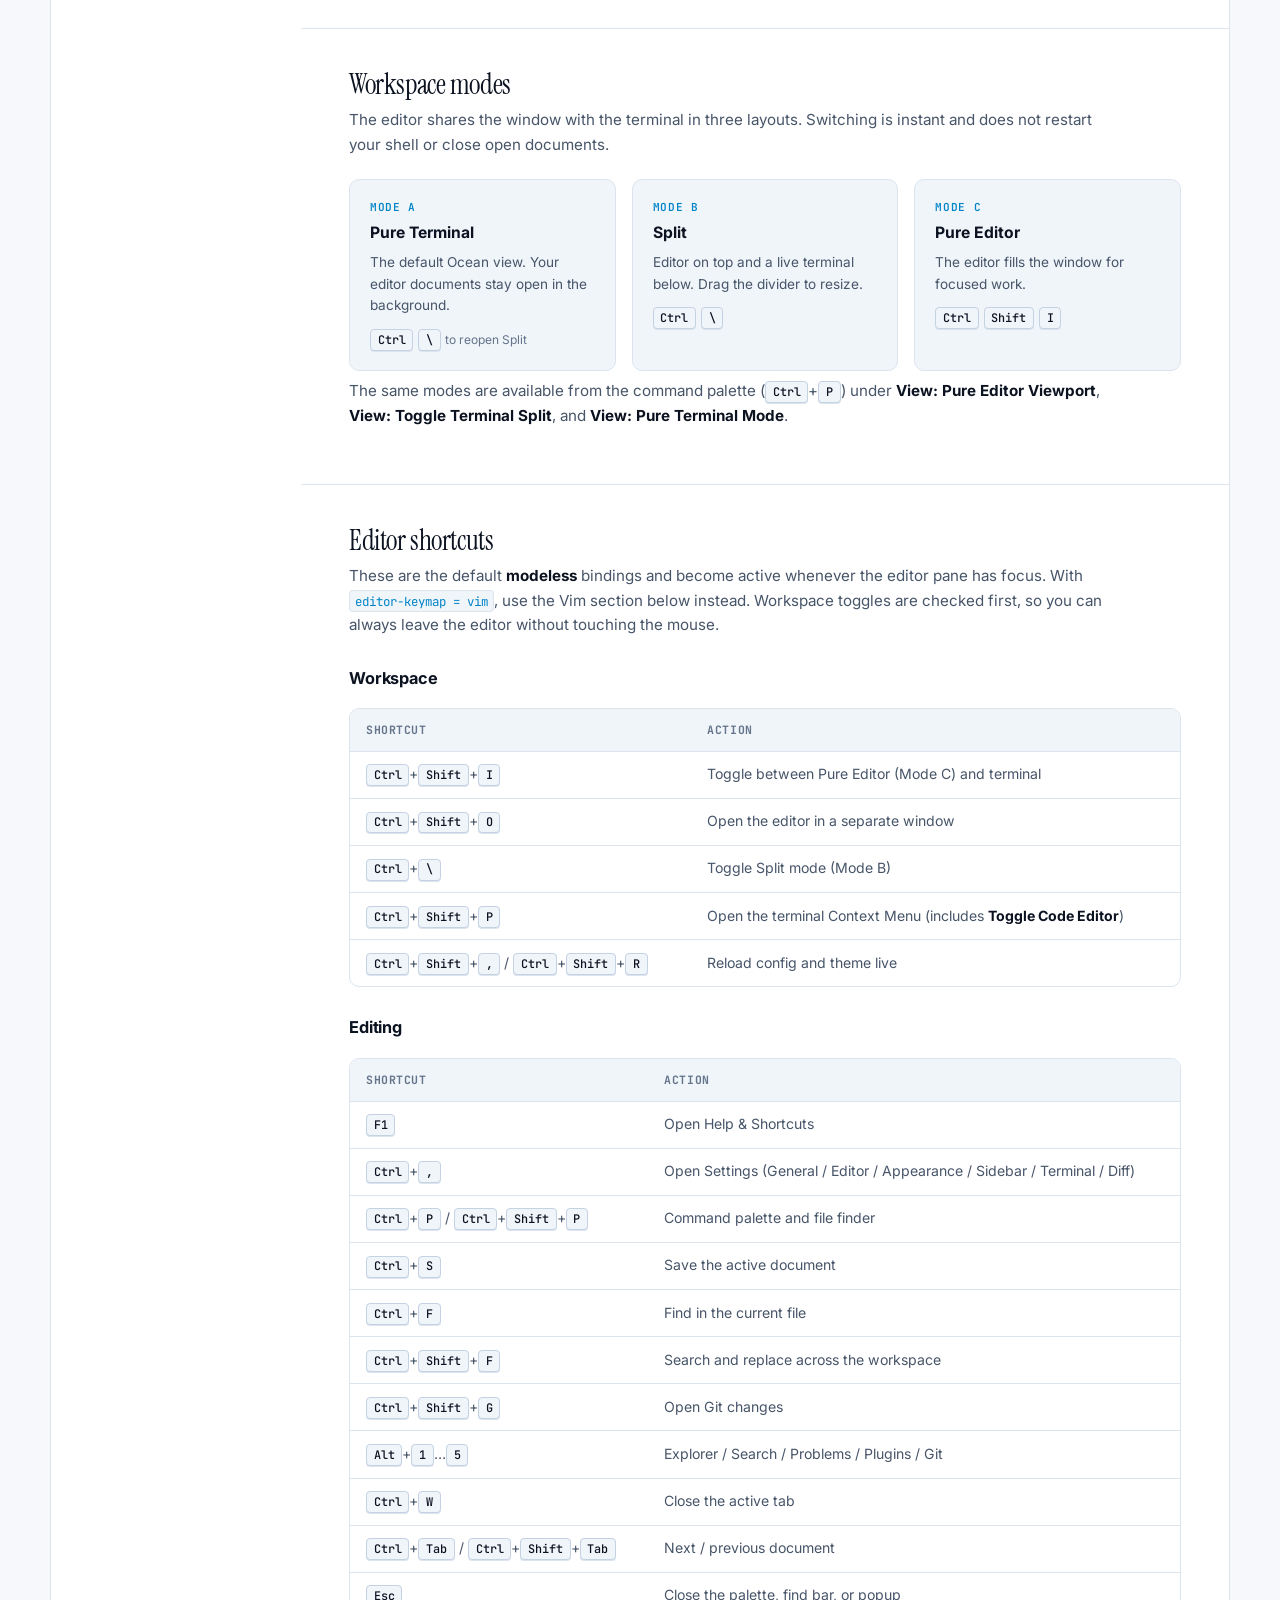
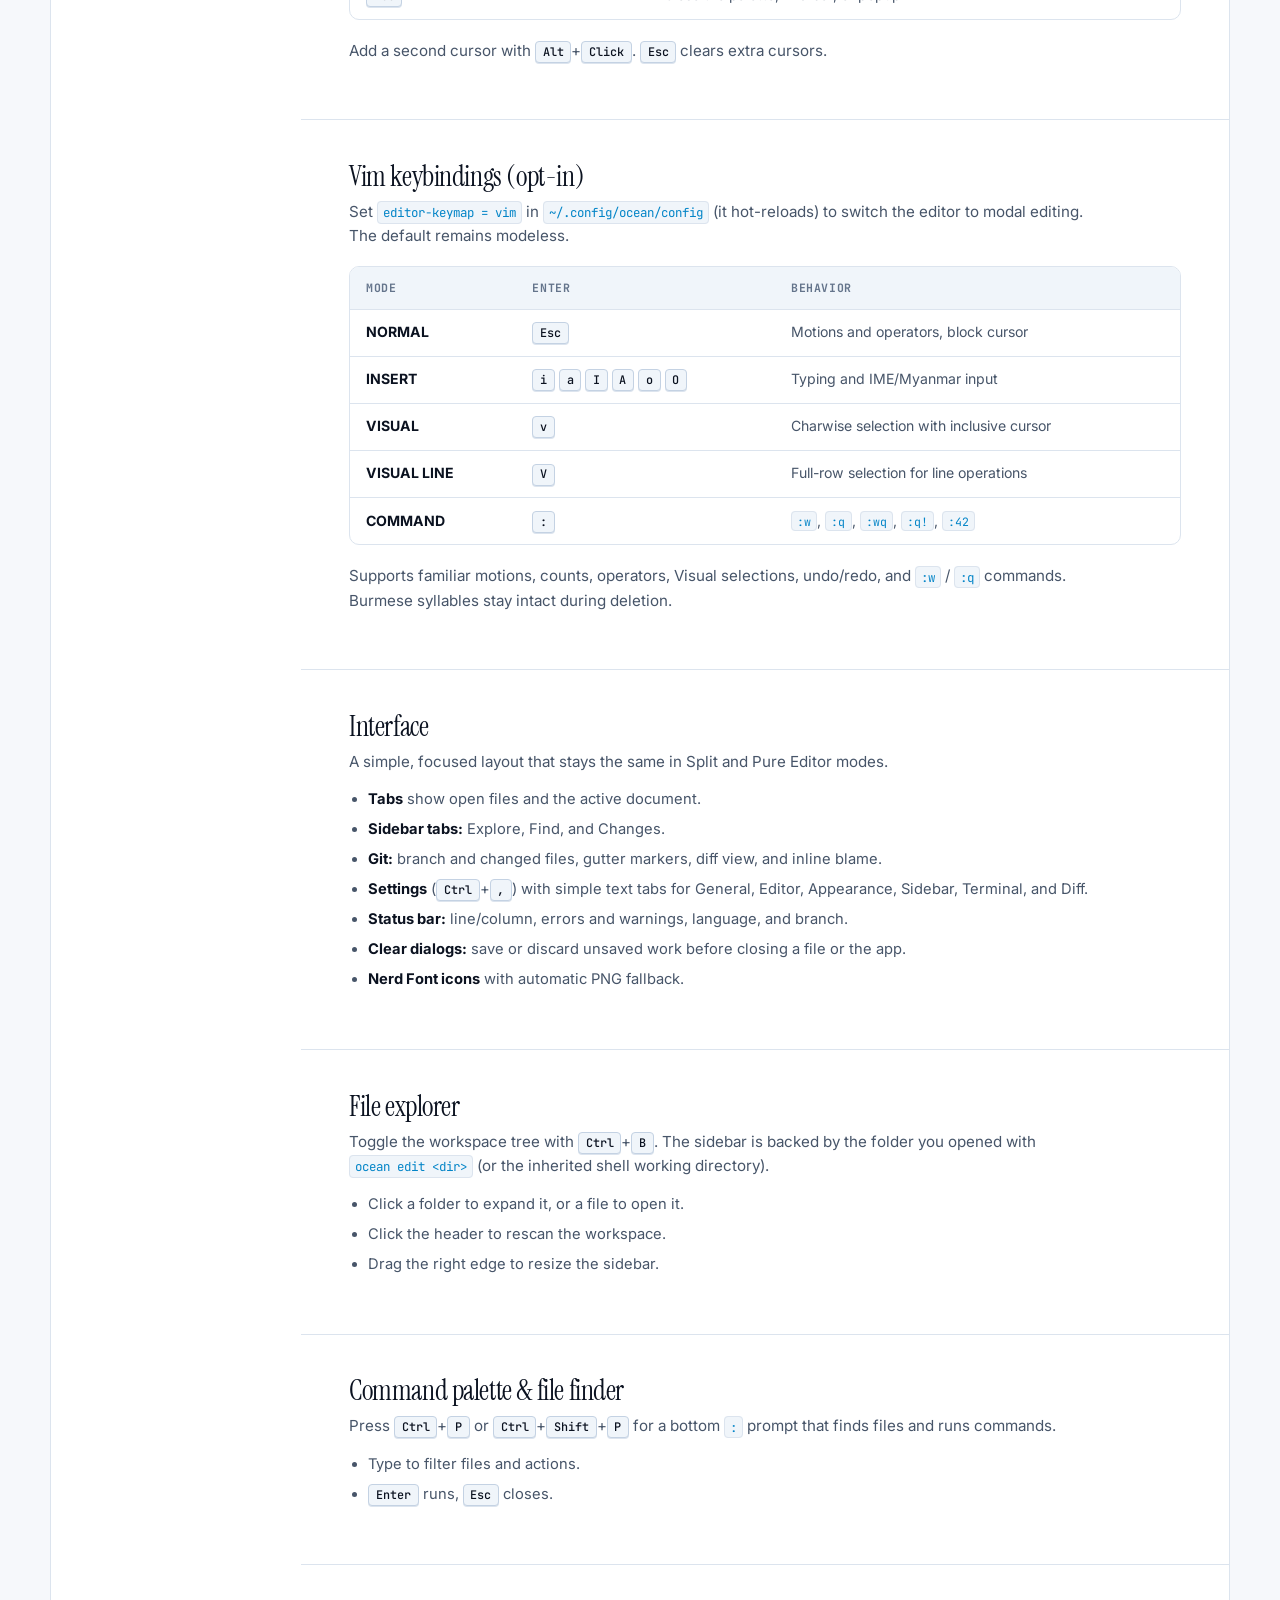
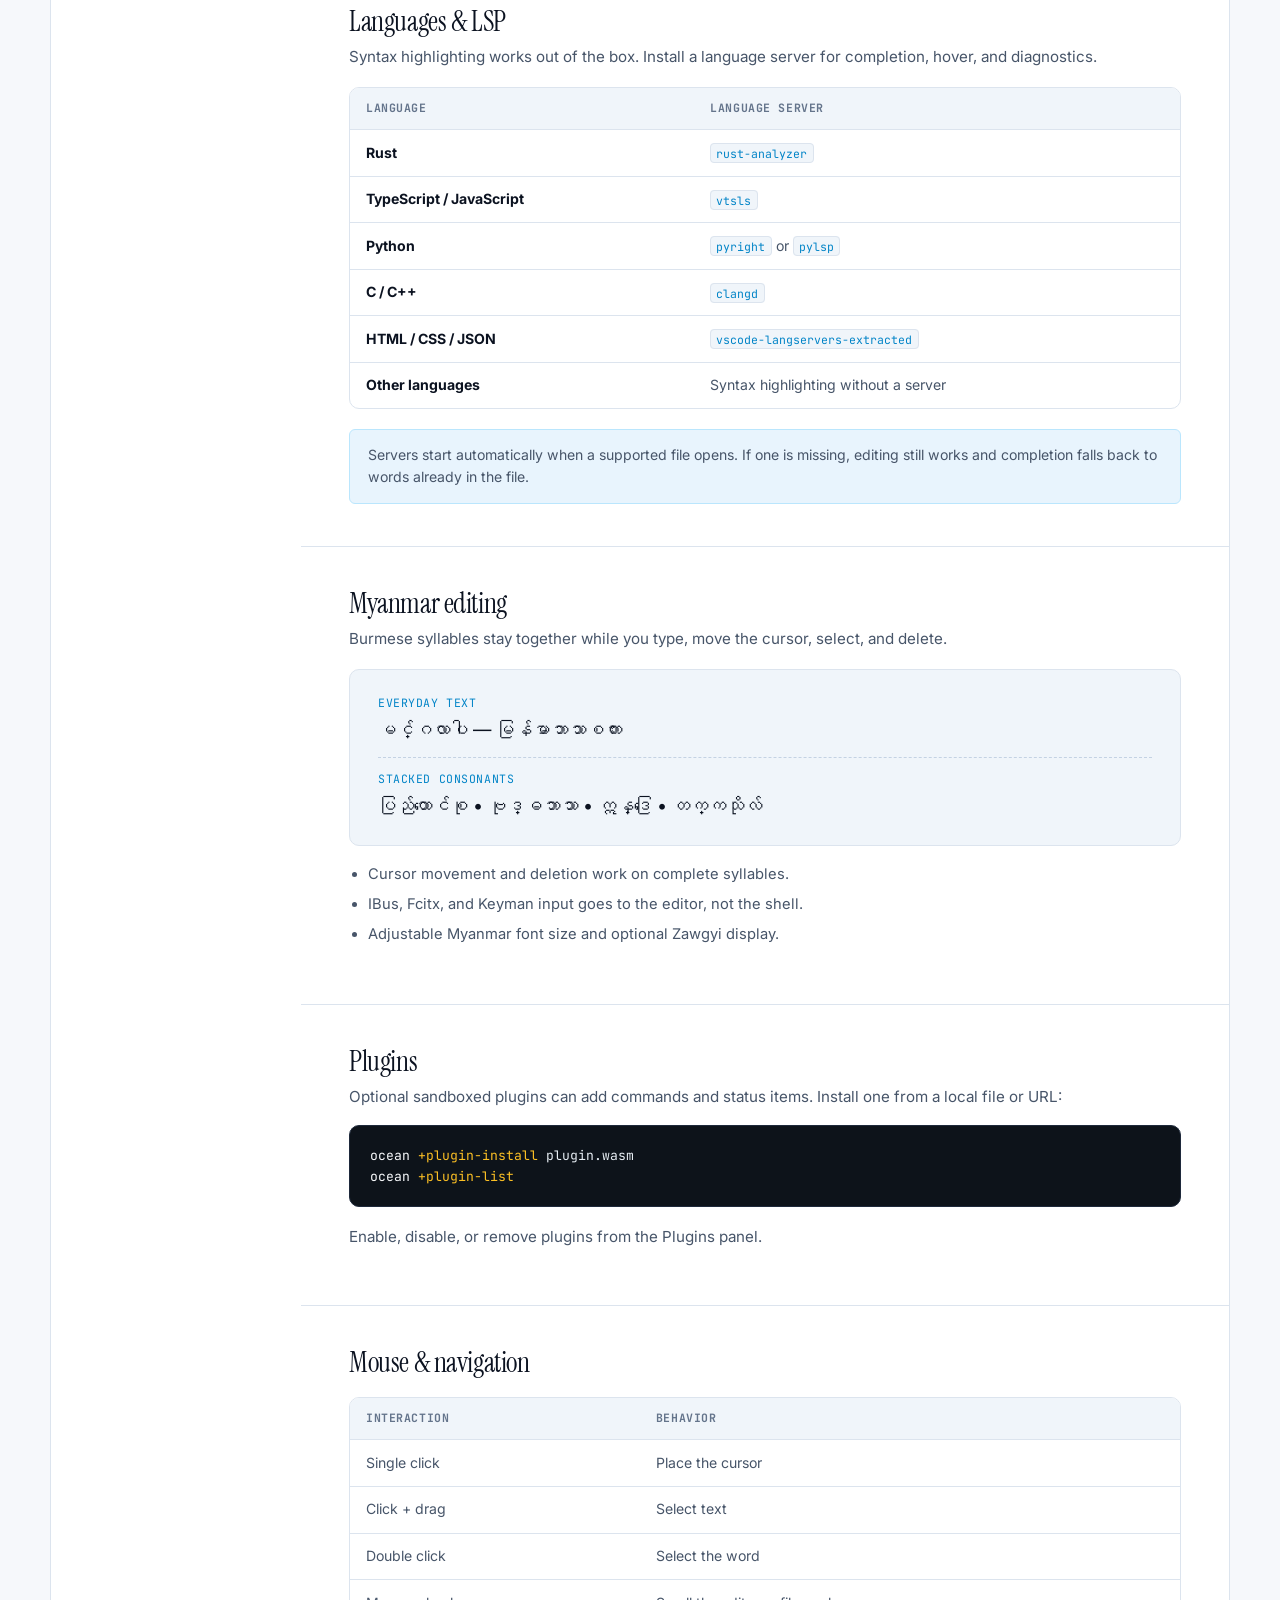
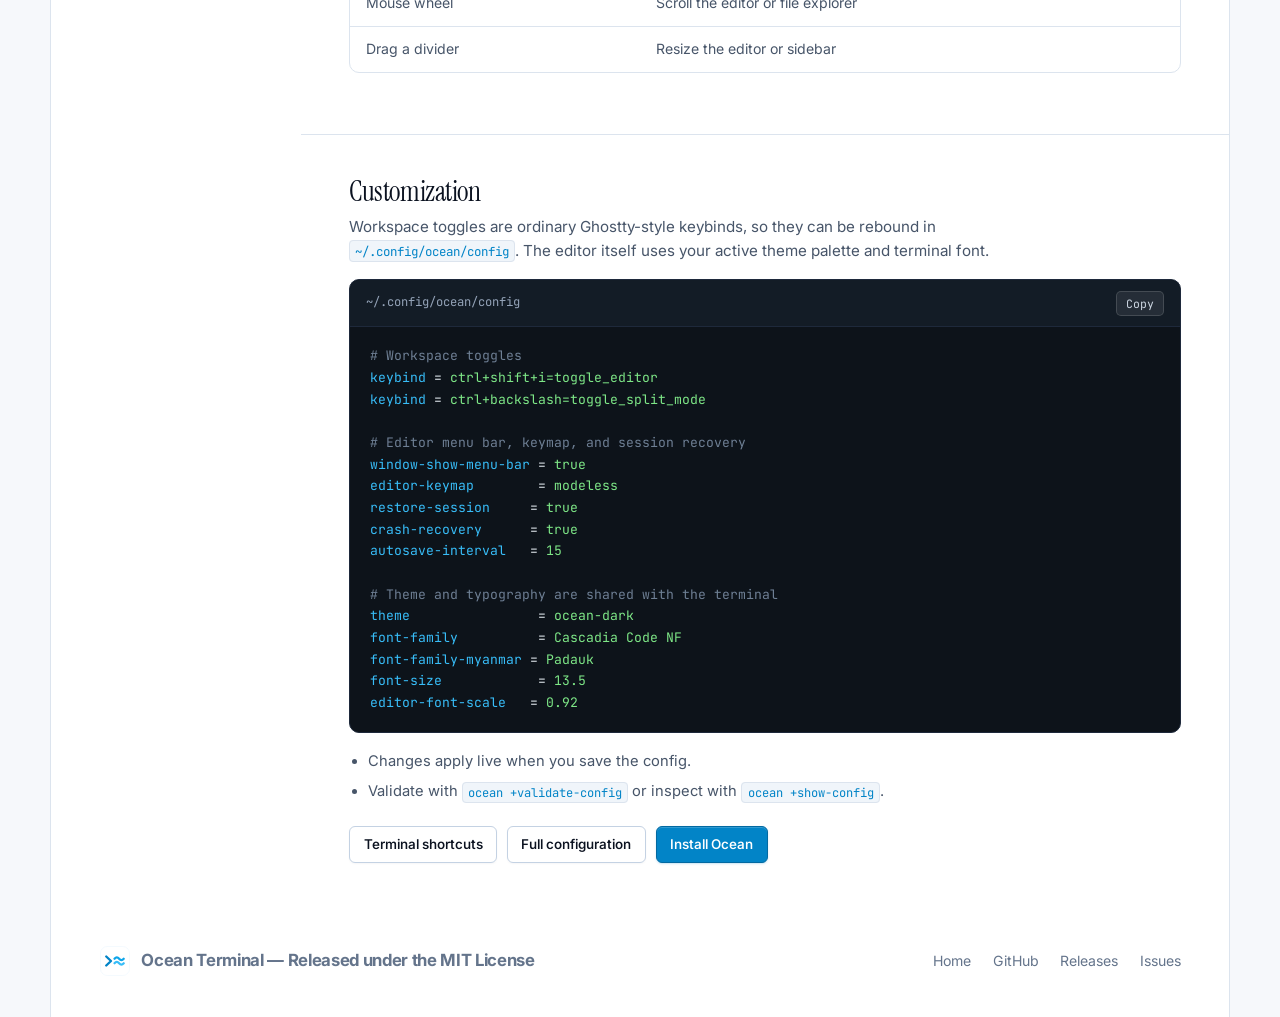
<file: website/editor.html>
<!DOCTYPE html>
<html lang="en">
<head>
  <meta charset="UTF-8" />
  <meta name="viewport" content="width=device-width, initial-scale=1.0" />
  <title>Ocean Code Editor — Documentation | Git, LSP &amp; Myanmar</title>
  <meta
    name="description"
    content="Documentation for Ocean's built-in code editor: windows, shortcuts, search, Git changes, LSP, and Myanmar editing."
  />
  <link rel="icon" type="image/svg+xml" href="./assets/ocean.svg" />
  <link rel="preconnect" href="https://fonts.googleapis.com" />
  <link rel="preconnect" href="https://fonts.gstatic.com" crossorigin />
  <link
    href="https://fonts.googleapis.com/css2?family=Instrument+Serif:ital@0;1&family=Inter:wght@400;500;600;700&family=JetBrains+Mono:wght@400;500;600&display=swap"
    rel="stylesheet"
  />
  <link rel="stylesheet" href="./styles.css" />
</head>
<body>
  <header class="site-header">
    <div class="header-inner">
      <a href="./index.html" class="brand">
        <img src="./assets/ocean.svg" alt="Ocean Terminal Logo" class="brand-logo" />
        <span>Ocean</span>
        <span class="brand-badge">Fast &amp; lightweight</span>
      </a>

      <nav class="main-nav" aria-label="Primary Navigation">
        <a href="./index.html#features">Features</a>
        <a href="./index.html#myanmar">Myanmar</a>
        <a href="./editor.html" class="is-active" aria-current="page">Editor</a>
        <a href="./index.html#download">Download</a>
        <a href="./index.html#usage">Usage</a>
        <a href="./index.html#config">Config</a>
        <a href="./index.html#shortcuts">Shortcuts</a>
      </nav>

      <div class="header-actions">
        <a
          href="https://github.com/moekyawsoe/ocean"
          target="_blank"
          rel="noopener noreferrer"
          class="btn btn-secondary btn-sm"
        >
          GitHub
        </a>
        <a href="./index.html#download" class="btn btn-primary btn-sm">Download</a>
      </div>
    </div>
  </header>

  <main id="top" class="rail-shell">
    <section class="docs-hero section-band">
      <div class="docs-breadcrumb">
        <a href="./index.html">Home</a><span>/</span>Documentation<span>/</span>Code Editor
      </div>
      <div class="section-eyebrow">Code editor</div>
      <h1>A clean code editor, built into your terminal.</h1>
      <p class="lead">
        Edit files, search, check Git, and run your shell without switching apps. It follows your Ocean theme and font,
        with full Myanmar support while you type.
      </p>
      <div class="docs-meta-row">
        <span class="docs-meta-pill">Tabs &amp; explorer</span>
        <span class="docs-meta-pill">Command palette</span>
        <span class="docs-meta-pill">Search &amp; replace</span>
        <span class="docs-meta-pill">Git changes &amp; blame</span>
        <span class="docs-meta-pill">Myanmar ready</span>
      </div>
      <div class="hero-cta-row">
        <a href="./index.html#download" class="btn btn-primary">Download Ocean</a>
        <a href="./index.html#shortcuts" class="btn btn-secondary">Terminal Shortcuts</a>
        <a
          href="https://github.com/moekyawsoe/ocean"
          target="_blank"
          rel="noopener noreferrer"
          class="btn btn-secondary"
        >
          Source on GitHub
        </a>
      </div>
    </section>

    <div class="docs-layout">
      <aside class="docs-sidebar" aria-label="Documentation contents">
        <div class="docs-sidebar-label">On this page</div>
        <nav class="docs-nav">
          <a href="#overview">Overview</a>
          <a href="#launching">Launching the editor</a>
          <a href="#modes">Workspace modes</a>
          <a href="#shortcuts">Editor shortcuts</a>
          <a href="#vim">Vim keybindings</a>
          <a href="#interface">Interface</a>
          <a href="#explorer">File explorer</a>
          <a href="#palette">Command palette</a>
          <a href="#languages">Languages &amp; LSP</a>
          <a href="#myanmar">Myanmar editing</a>
          <a href="#plugins">Plugins</a>
          <a href="#mouse">Mouse &amp; navigation</a>
          <a href="#customize">Customization</a>
        </nav>
      </aside>

      <div class="docs-body">
        <section class="docs-section" id="overview">
          <h2>Overview</h2>
          <p>
            The editor is built into Ocean and follows your theme, font, and workspace. It opens in its own window by
            default; use <code>edit --here</code> to switch the current window instead.
          </p>
          <ul>
            <li><strong>Everything in one window:</strong> tabs, file explorer, command palette, search, and problems.</li>
            <li><strong>Helpful language tools:</strong> syntax highlighting, LSP completion, diagnostics, and hover.</li>
            <li><strong>Git built in:</strong> changes panel, gutter markers, diff view, and inline blame.</li>
            <li><strong>Myanmar-ready:</strong> cursor movement, selection, and deletion keep Burmese syllables intact.</li>
            <li><strong>Easy on the eyes:</strong> follows your Ocean theme, font, and editor font scale.</li>
          </ul>
        </section>

        <section class="docs-section" id="launching">
          <h2>Launching the editor</h2>
          <p>
            There are two entry paths: launch it directly as an editor, or toggle it on top of a running terminal session.
          </p>

          <div class="docs-table-wrap">
            <table class="docs-table">
              <thead>
                <tr><th>Entry point</th><th>How</th></tr>
              </thead>
              <tbody>
                <tr><td><code>ocean edit [PATH]</code></td><td>Open a file or folder in a <strong>separate editor window</strong>. No path opens the current directory.</td></tr>
                <tr><td><code>edit --here [PATH]</code></td><td>Open the editor in the <strong>current Ocean window</strong> instead.</td></tr>
                <tr><td><kbd>Ctrl</kbd>+<kbd>Shift</kbd>+<kbd>I</kbd></td><td>Switch between terminal and editor in the current window.</td></tr>
                <tr><td><kbd>Ctrl</kbd>+<kbd>Shift</kbd>+<kbd>O</kbd></td><td>Open the current file or workspace in a separate editor window.</td></tr>
                <tr><td><kbd>Ctrl</kbd>+<kbd>\</kbd></td><td>Split the window: editor on top, terminal below.</td></tr>
              </tbody>
            </table>
          </div>

          <div class="code-card">
            <div class="code-card-header">
              <span>Launch examples</span>
              <button type="button" class="copy-btn" data-copy-target="docs-launch">Copy</button>
            </div>
            <pre id="docs-launch"><span class="tok-comment"># Open a file in a separate editor window</span>
<span class="tok-cmd">ocean</span> <span class="tok-flag">edit</span> src/main.rs

<span class="tok-comment"># Open a folder as the workspace</span>
<span class="tok-cmd">ocean</span> <span class="tok-flag">edit</span> .

<span class="tok-comment"># Open in the current window instead</span>
<span class="tok-cmd">ocean</span> <span class="tok-flag">edit</span> <span class="tok-flag">--here</span> .</pre>
          </div>

          <div class="docs-note">
            <strong>Separate window by default.</strong> Use <code>--here</code> when you want the editor in the current
            window.
          </div>
        </section>

        <section class="docs-section" id="modes">
          <h2>Workspace modes</h2>
          <p>
            The editor shares the window with the terminal in three layouts. Switching is instant and does not restart
            your shell or close open documents.
          </p>

          <div class="mode-grid">
            <article class="mode-card">
              <div class="mode-tag">Mode A</div>
              <h4>Pure Terminal</h4>
              <p>The default Ocean view. Your editor documents stay open in the background.</p>
              <div class="mode-keys"><kbd>Ctrl</kbd><kbd>\</kbd><span class="shortcut-hint">to reopen Split</span></div>
            </article>

            <article class="mode-card">
              <div class="mode-tag">Mode B</div>
              <h4>Split</h4>
              <p>Editor on top and a live terminal below. Drag the divider to resize.</p>
              <div class="mode-keys"><kbd>Ctrl</kbd><kbd>\</kbd></div>
            </article>

            <article class="mode-card">
              <div class="mode-tag">Mode C</div>
              <h4>Pure Editor</h4>
              <p>The editor fills the window for focused work.</p>
              <div class="mode-keys"><kbd>Ctrl</kbd><kbd>Shift</kbd><kbd>I</kbd></div>
            </article>
          </div>

          <p>
            The same modes are available from the command palette (<kbd>Ctrl</kbd>+<kbd>P</kbd>) under
            <strong>View: Pure Editor Viewport</strong>, <strong>View: Toggle Terminal Split</strong>, and
            <strong>View: Pure Terminal Mode</strong>.
          </p>
        </section>

        <section class="docs-section" id="shortcuts">
          <h2>Editor shortcuts</h2>
          <p>
            These are the default <strong>modeless</strong> bindings and become active whenever the editor pane has
            focus. With <code>editor-keymap = vim</code>, use the Vim section below instead. Workspace toggles are
            checked first, so you can always leave the editor without touching the mouse.
          </p>

          <h3>Workspace</h3>
          <div class="docs-table-wrap">
            <table class="docs-table">
              <thead>
                <tr><th>Shortcut</th><th>Action</th></tr>
              </thead>
              <tbody>
                <tr><td><kbd>Ctrl</kbd>+<kbd>Shift</kbd>+<kbd>I</kbd></td><td>Toggle between Pure Editor (Mode C) and terminal</td></tr>
                <tr><td><kbd>Ctrl</kbd>+<kbd>Shift</kbd>+<kbd>O</kbd></td><td>Open the editor in a separate window</td></tr>
                <tr><td><kbd>Ctrl</kbd>+<kbd>\</kbd></td><td>Toggle Split mode (Mode B)</td></tr>
                <tr><td><kbd>Ctrl</kbd>+<kbd>Shift</kbd>+<kbd>P</kbd></td><td>Open the terminal Context Menu (includes <strong>Toggle Code Editor</strong>)</td></tr>
                <tr><td><kbd>Ctrl</kbd>+<kbd>Shift</kbd>+<kbd>,</kbd> / <kbd>Ctrl</kbd>+<kbd>Shift</kbd>+<kbd>R</kbd></td><td>Reload config and theme live</td></tr>
              </tbody>
            </table>
          </div>

          <h3>Editing</h3>
          <div class="docs-table-wrap">
            <table class="docs-table">
              <thead>
                <tr><th>Shortcut</th><th>Action</th></tr>
              </thead>
              <tbody>
                <tr><td><kbd>F1</kbd></td><td>Open Help &amp; Shortcuts</td></tr>
                <tr><td><kbd>Ctrl</kbd>+<kbd>,</kbd></td><td>Open Settings (General / Editor / Appearance / Sidebar / Terminal / Diff)</td></tr>
                <tr><td><kbd>Ctrl</kbd>+<kbd>P</kbd> / <kbd>Ctrl</kbd>+<kbd>Shift</kbd>+<kbd>P</kbd></td><td>Command palette and file finder</td></tr>
                <tr><td><kbd>Ctrl</kbd>+<kbd>S</kbd></td><td>Save the active document</td></tr>
                <tr><td><kbd>Ctrl</kbd>+<kbd>F</kbd></td><td>Find in the current file</td></tr>
                <tr><td><kbd>Ctrl</kbd>+<kbd>Shift</kbd>+<kbd>F</kbd></td><td>Search and replace across the workspace</td></tr>
                <tr><td><kbd>Ctrl</kbd>+<kbd>Shift</kbd>+<kbd>G</kbd></td><td>Open Git changes</td></tr>
                <tr><td><kbd>Alt</kbd>+<kbd>1</kbd>…<kbd>5</kbd></td><td>Explorer / Search / Problems / Plugins / Git</td></tr>
                <tr><td><kbd>Ctrl</kbd>+<kbd>W</kbd></td><td>Close the active tab</td></tr>
                <tr><td><kbd>Ctrl</kbd>+<kbd>Tab</kbd> / <kbd>Ctrl</kbd>+<kbd>Shift</kbd>+<kbd>Tab</kbd></td><td>Next / previous document</td></tr>
                <tr><td><kbd>Esc</kbd></td><td>Close the palette, find bar, or popup</td></tr>
              </tbody>
            </table>
          </div>

          <p>
            Add a second cursor with <kbd>Alt</kbd>+<kbd>Click</kbd>. <kbd>Esc</kbd> clears extra cursors.
          </p>
        </section>

        <section class="docs-section" id="vim">
          <h2>Vim keybindings (opt-in)</h2>
          <p>
            Set <code>editor-keymap = vim</code> in <code>~/.config/ocean/config</code> (it hot-reloads) to switch the
            editor to modal editing. The default remains modeless.
          </p>

          <div class="docs-table-wrap">
            <table class="docs-table">
              <thead><tr><th>Mode</th><th>Enter</th><th>Behavior</th></tr></thead>
              <tbody>
                <tr><td><strong>NORMAL</strong></td><td><kbd>Esc</kbd></td><td>Motions and operators, block cursor</td></tr>
                <tr><td><strong>INSERT</strong></td><td><kbd>i</kbd> <kbd>a</kbd> <kbd>I</kbd> <kbd>A</kbd> <kbd>o</kbd> <kbd>O</kbd></td><td>Typing and IME/Myanmar input</td></tr>
                <tr><td><strong>VISUAL</strong></td><td><kbd>v</kbd></td><td>Charwise selection with inclusive cursor</td></tr>
                <tr><td><strong>VISUAL LINE</strong></td><td><kbd>V</kbd></td><td>Full-row selection for line operations</td></tr>
                <tr><td><strong>COMMAND</strong></td><td><kbd>:</kbd></td><td><code>:w</code>, <code>:q</code>, <code>:wq</code>, <code>:q!</code>, <code>:42</code></td></tr>
              </tbody>
            </table>
          </div>

          <p>
            Supports familiar motions, counts, operators, Visual selections, undo/redo, and <code>:w</code> /
            <code>:q</code> commands. Burmese syllables stay intact during deletion.
          </p>
        </section>

        <section class="docs-section" id="interface">
          <h2>Interface</h2>
          <p>
            A simple, focused layout that stays the same in Split and Pure Editor modes.
          </p>
          <ul>
            <li><strong>Tabs</strong> show open files and the active document.</li>
            <li><strong>Sidebar tabs:</strong> Explore, Find, and Changes.</li>
            <li><strong>Git:</strong> branch and changed files, gutter markers, diff view, and inline blame.</li>
            <li><strong>Settings</strong> (<kbd>Ctrl</kbd>+<kbd>,</kbd>) with simple text tabs for General, Editor, Appearance, Sidebar, Terminal, and Diff.</li>
            <li><strong>Status bar:</strong> line/column, errors and warnings, language, and branch.</li>
            <li><strong>Clear dialogs:</strong> save or discard unsaved work before closing a file or the app.</li>
            <li><strong>Nerd Font icons</strong> with automatic PNG fallback.</li>
          </ul>
        </section>

        <section class="docs-section" id="explorer">
          <h2>File explorer</h2>
          <p>
            Toggle the workspace tree with <kbd>Ctrl</kbd>+<kbd>B</kbd>. The sidebar is backed by the folder you opened
            with <code>ocean edit &lt;dir&gt;</code> (or the inherited shell working directory).
          </p>
          <ul>
            <li>Click a folder to expand it, or a file to open it.</li>
            <li>Click the header to rescan the workspace.</li>
            <li>Drag the right edge to resize the sidebar.</li>
          </ul>
        </section>

        <section class="docs-section" id="palette">
          <h2>Command palette &amp; file finder</h2>
          <p>
            Press <kbd>Ctrl</kbd>+<kbd>P</kbd> or <kbd>Ctrl</kbd>+<kbd>Shift</kbd>+<kbd>P</kbd> for a bottom <code>:</code>
            prompt that finds files and runs commands.
          </p>
          <ul>
            <li>Type to filter files and actions.</li>
            <li><kbd>Enter</kbd> runs, <kbd>Esc</kbd> closes.</li>
          </ul>
        </section>

        <section class="docs-section" id="languages">
          <h2>Languages &amp; LSP</h2>
          <p>
            Syntax highlighting works out of the box. Install a language server for completion, hover, and diagnostics.
          </p>

          <div class="docs-table-wrap">
            <table class="docs-table">
              <thead>
                <tr><th>Language</th><th>Language server</th></tr>
              </thead>
              <tbody>
                <tr><td><strong>Rust</strong></td><td><code>rust-analyzer</code></td></tr>
                <tr><td><strong>TypeScript / JavaScript</strong></td><td><code>vtsls</code></td></tr>
                <tr><td><strong>Python</strong></td><td><code>pyright</code> or <code>pylsp</code></td></tr>
                <tr><td><strong>C / C++</strong></td><td><code>clangd</code></td></tr>
                <tr><td><strong>HTML / CSS / JSON</strong></td><td><code>vscode-langservers-extracted</code></td></tr>
                <tr><td><strong>Other languages</strong></td><td>Syntax highlighting without a server</td></tr>
              </tbody>
            </table>
          </div>

          <div class="docs-note">
            Servers start automatically when a supported file opens. If one is missing, editing still works and
            completion falls back to words already in the file.
          </div>
        </section>

        <section class="docs-section" id="myanmar">
          <h2>Myanmar editing</h2>
          <p>
            Burmese syllables stay together while you type, move the cursor, select, and delete.
          </p>
          <div class="myanmar-specimen" style="margin: 1.1rem 0">
            <div class="specimen-row">
              <div class="specimen-tag">Everyday text</div>
              <div class="specimen-text">မင်္ဂလာပါ — မြန်မာဘာသာစကား</div>
            </div>
            <div class="specimen-row">
              <div class="specimen-tag">Stacked consonants</div>
              <div class="specimen-text">ပြည်ထောင်စု • ဗုဒ္ဓဘာသာ • ဣန္ဒြေ • တက္ကသိုလ်</div>
            </div>
          </div>
          <ul>
            <li>Cursor movement and deletion work on complete syllables.</li>
            <li>IBus, Fcitx, and Keyman input goes to the editor, not the shell.</li>
            <li>Adjustable Myanmar font size and optional Zawgyi display.</li>
          </ul>
        </section>

        <section class="docs-section" id="plugins">
          <h2>Plugins</h2>
          <p>
            Optional sandboxed plugins can add commands and status items. Install one from a local file or URL:
          </p>
          <div class="code-card">
            <pre><span class="tok-cmd">ocean</span> <span class="tok-flag">+plugin-install</span> plugin.wasm
<span class="tok-cmd">ocean</span> <span class="tok-flag">+plugin-list</span></pre>
          </div>
          <p>Enable, disable, or remove plugins from the Plugins panel.</p>
        </section>

        <section class="docs-section" id="mouse">
          <h2>Mouse &amp; navigation</h2>
          <div class="docs-table-wrap">
            <table class="docs-table">
              <thead>
                <tr><th>Interaction</th><th>Behavior</th></tr>
              </thead>
              <tbody>
                <tr><td>Single click</td><td>Place the cursor</td></tr>
                <tr><td>Click + drag</td><td>Select text</td></tr>
                <tr><td>Double click</td><td>Select the word</td></tr>
                <tr><td>Mouse wheel</td><td>Scroll the editor or file explorer</td></tr>
                <tr><td>Drag a divider</td><td>Resize the editor or sidebar</td></tr>
              </tbody>
            </table>
          </div>
        </section>

        <section class="docs-section" id="customize">
          <h2>Customization</h2>
          <p>
            Workspace toggles are ordinary Ghostty-style keybinds, so they can be rebound in
            <code>~/.config/ocean/config</code>. The editor itself uses your active theme palette and terminal font.
          </p>

          <div class="code-card">
            <div class="code-card-header">
              <span>~/.config/ocean/config</span>
              <button type="button" class="copy-btn" data-copy-target="docs-keybinds">Copy</button>
            </div>
            <pre id="docs-keybinds"><span class="tok-comment"># Workspace toggles</span>
<span class="tok-key">keybind</span> = <span class="tok-val">ctrl+shift+i=toggle_editor</span>
<span class="tok-key">keybind</span> = <span class="tok-val">ctrl+backslash=toggle_split_mode</span>

<span class="tok-comment"># Editor menu bar, keymap, and session recovery</span>
<span class="tok-key">window-show-menu-bar</span> = <span class="tok-val">true</span>
<span class="tok-key">editor-keymap</span>        = <span class="tok-val">modeless</span>
<span class="tok-key">restore-session</span>     = <span class="tok-val">true</span>
<span class="tok-key">crash-recovery</span>      = <span class="tok-val">true</span>
<span class="tok-key">autosave-interval</span>   = <span class="tok-val">15</span>

<span class="tok-comment"># Theme and typography are shared with the terminal</span>
<span class="tok-key">theme</span>                = <span class="tok-val">ocean-dark</span>
<span class="tok-key">font-family</span>          = <span class="tok-val">Cascadia Code NF</span>
<span class="tok-key">font-family-myanmar</span> = <span class="tok-val">Padauk</span>
<span class="tok-key">font-size</span>            = <span class="tok-val">13.5</span>
<span class="tok-key">editor-font-scale</span>   = <span class="tok-val">0.92</span></pre>
          </div>

          <ul>
            <li>Changes apply live when you save the config.</li>
            <li>Validate with <code>ocean +validate-config</code> or inspect with <code>ocean +show-config</code>.</li>
          </ul>

          <div class="docs-next">
            <a href="./index.html#shortcuts" class="btn btn-secondary btn-sm">Terminal shortcuts</a>
            <a href="./index.html#config" class="btn btn-secondary btn-sm">Full configuration</a>
            <a href="./index.html#download" class="btn btn-primary btn-sm">Install Ocean</a>
          </div>
        </section>
      </div>
    </div>

    <footer class="site-footer">
      <div class="brand">
        <img src="./assets/ocean.svg" alt="Ocean Logo" class="brand-logo" />
        <span>Ocean Terminal — Released under the MIT License</span>
      </div>
      <div class="footer-links">
        <a href="./index.html">Home</a>
        <a href="https://github.com/moekyawsoe/ocean" target="_blank" rel="noopener noreferrer">GitHub</a>
        <a href="https://github.com/moekyawsoe/ocean/releases" target="_blank" rel="noopener noreferrer">Releases</a>
        <a href="https://github.com/moekyawsoe/ocean/issues" target="_blank" rel="noopener noreferrer">Issues</a>
      </div>
    </footer>
  </main>

  <script>
    document.querySelectorAll("[data-copy-target]").forEach(function (btn) {
      btn.addEventListener("click", function () {
        var el = document.getElementById(btn.getAttribute("data-copy-target"));
        if (!el || !navigator.clipboard) return;
        var original = btn.textContent;
        navigator.clipboard.writeText(el.innerText.trim()).then(function () {
          btn.textContent = "Copied!";
          setTimeout(function () {
            btn.textContent = original;
          }, 1400);
        });
      });
    });

    var docsLinks = Array.prototype.slice.call(document.querySelectorAll(".docs-nav a"));
    var docsSections = Array.prototype.slice.call(document.querySelectorAll(".docs-section"));

    function setActiveDocLink(id) {
      docsLinks.forEach(function (link) {
        link.classList.toggle("active", link.getAttribute("href") === "#" + id);
      });
    }

    if ("IntersectionObserver" in window) {
      var docObserver = new IntersectionObserver(
        function (entries) {
          entries.forEach(function (entry) {
            if (entry.isIntersecting) setActiveDocLink(entry.target.id);
          });
        },
        { rootMargin: "-80px 0px -70% 0px", threshold: 0 }
      );
      docsSections.forEach(function (section) {
        docObserver.observe(section);
      });
    }

    setActiveDocLink("overview");
  </script>
</body>
</html>
</file>
<file: website/styles.css>
/* ==========================================================================
   Ocean Terminal — Zed-Inspired Architectural Single-Page Stylesheet
   Clean light blueprint grid + sky-blue vector identity + dark terminal code
   ========================================================================== */

:root {
  --bg-page: #f6f8fb;
  --bg-surface: #ffffff;
  --bg-subtle: #f0f5fa;
  --bg-sky-tint: #e8f4fd;
  --bg-code: #0d131a;
  --bg-code-header: #131c26;

  --border-grid: #dce4ee;
  --border-strong: #c4d2e3;
  --border-sky: #bae6fd;

  --text-primary: #0b1220;
  --text-secondary: #475569;
  --text-muted: #64748b;
  --text-code: #e6edf3;

  --sky-600: #0284c7;
  --sky-500: #0ea5e9;
  --sky-400: #38bdf8;
  --sky-100: #e0f2fe;
  --sky-50: #f0f9ff;

  --font-serif: "Instrument Serif", "Newsreader", Georgia, "Times New Roman", serif;
  --font-sans: "Inter", -apple-system, BlinkMacSystemFont, "Segoe UI", Roboto, sans-serif;
  --font-mono: "JetBrains Mono", "Cascadia Code", ui-monospace, SFMono-Regular, Menlo, Consolas, monospace;

  --container-max: 1180px;
  --radius-sm: 6px;
  --radius-md: 10px;
  --radius-lg: 14px;
}

*,
*::before,
*::after {
  box-sizing: border-box;
}

html {
  scroll-behavior: smooth;
  font-size: 16px;
  -webkit-font-smoothing: antialiased;
  -moz-osx-font-smoothing: grayscale;
}

body {
  margin: 0;
  font-family: var(--font-sans);
  color: var(--text-primary);
  background-color: var(--bg-page);
  background-image:
    radial-gradient(ellipse 80% 420px at 50% 0%, rgba(14, 165, 233, 0.09), transparent 72%);
  line-height: 1.6;
  overflow-x: hidden;
}

a {
  color: inherit;
  text-decoration: none;
}

img {
  max-width: 100%;
  display: block;
}

code,
pre,
kbd {
  font-family: var(--font-mono);
}

/* ---------- Architectural Blueprint Container & Grid Rails ---------- */

.rail-shell {
  max-width: var(--container-max);
  margin: 0 auto;
  border-left: 1px solid var(--border-grid);
  border-right: 1px solid var(--border-grid);
  background: var(--bg-surface);
  position: relative;
  overflow-x: clip;
}

.section-band {
  border-bottom: 1px solid var(--border-grid);
  position: relative;
}

/* Signature Zed-style '+' intersection markers at rail corners */
.section-band::before,
.section-band::after {
  content: "+";
  position: absolute;
  bottom: -10px;
  font-family: var(--font-mono);
  font-size: 13px;
  line-height: 1;
  color: #94a3b8;
  pointer-events: none;
  z-index: 3;
}

.section-band::before {
  left: -5px;
}

.section-band::after {
  right: -5px;
}

.section-inner {
  padding: 4.5rem 3rem;
}

.section-eyebrow {
  display: inline-flex;
  align-items: center;
  gap: 0.5rem;
  font-family: var(--font-mono);
  font-size: 0.75rem;
  font-weight: 600;
  letter-spacing: 0.08em;
  text-transform: uppercase;
  color: var(--sky-600);
  margin-bottom: 0.75rem;
}

.section-eyebrow::before {
  content: "";
  width: 7px;
  height: 7px;
  border-radius: 50%;
  background: var(--sky-500);
}

.section-title {
  font-family: var(--font-serif);
  font-weight: 400;
  font-size: clamp(2.1rem, 3.6vw, 3rem);
  line-height: 1.1;
  letter-spacing: -0.02em;
  margin: 0 0 0.9rem;
  color: var(--text-primary);
}

.section-desc {
  max-width: 660px;
  margin: 0;
  font-size: 1.05rem;
  color: var(--text-secondary);
}

/* ---------- Sticky Minimal Header ---------- */

.site-header {
  position: sticky;
  top: 0;
  z-index: 50;
  background: rgba(255, 255, 255, 0.88);
  backdrop-filter: blur(12px);
  -webkit-backdrop-filter: blur(12px);
  border-bottom: 1px solid var(--border-grid);
}

.header-inner {
  max-width: var(--container-max);
  margin: 0 auto;
  padding: 0 1.75rem;
  height: 62px;
  display: flex;
  align-items: center;
  justify-content: space-between;
  gap: 1rem;
  border-left: 1px solid var(--border-grid);
  border-right: 1px solid var(--border-grid);
}

.brand {
  display: inline-flex;
  align-items: center;
  gap: 0.65rem;
  font-weight: 700;
  font-size: 1.05rem;
  letter-spacing: -0.02em;
}

.brand-logo {
  width: 32px;
  height: 32px;
  border-radius: 8px;
}

.brand-badge {
  font-family: var(--font-mono);
  font-size: 0.7rem;
  font-weight: 500;
  padding: 0.12rem 0.45rem;
  border-radius: 999px;
  background: var(--sky-50);
  color: var(--sky-600);
  border: 1px solid var(--border-sky);
}

.main-nav {
  display: flex;
  align-items: center;
  gap: 1.5rem;
  font-size: 0.9rem;
  color: var(--text-secondary);
}

.main-nav a {
  transition: color 0.15s ease;
}

.main-nav a:hover {
  color: var(--sky-600);
}

.header-actions {
  display: flex;
  align-items: center;
  gap: 0.65rem;
}

.shortcut-hint {
  display: inline-flex;
  align-items: center;
  gap: 0.25rem;
  font-size: 0.75rem;
  color: var(--text-muted);
  padding-right: 0.25rem;
}

/* ---------- Buttons & Keycaps ---------- */

.btn {
  display: inline-flex;
  align-items: center;
  justify-content: center;
  gap: 0.5rem;
  font-size: 0.9rem;
  font-weight: 550;
  padding: 0.6rem 1.15rem;
  border-radius: var(--radius-sm);
  border: 1px solid transparent;
  cursor: pointer;
  transition: all 0.15s ease;
  white-space: nowrap;
}

.btn-sm {
  padding: 0.42rem 0.85rem;
  font-size: 0.84rem;
}

.btn-primary {
  background: var(--sky-600);
  color: #ffffff;
  border-color: #0369a1;
  box-shadow: 0 1px 2px rgba(2, 132, 199, 0.22), inset 0 1px 0 rgba(255, 255, 255, 0.18);
}

.btn-primary:hover {
  background: #0369a1;
  transform: translateY(-1px);
}

.btn-secondary {
  background: var(--bg-surface);
  color: var(--text-primary);
  border-color: var(--border-strong);
  box-shadow: 0 1px 2px rgba(15, 23, 42, 0.04);
}

.btn-secondary:hover {
  border-color: var(--sky-500);
  color: var(--sky-600);
  background: var(--sky-50);
}

kbd {
  display: inline-block;
  font-size: 0.74rem;
  line-height: 1.2;
  padding: 0.18rem 0.42rem;
  border-radius: 4px;
  background: var(--bg-subtle);
  border: 1px solid var(--border-strong);
  box-shadow: 0 1px 0 var(--border-grid);
  color: var(--text-primary);
  font-weight: 500;
}

/* ---------- Hero Section ---------- */

.hero {
  text-align: center;
  padding: 4.5rem 2rem 3.5rem;
  background:
    linear-gradient(180deg, rgba(224, 242, 254, 0.42) 0%, rgba(255, 255, 255, 0) 65%);
}

.hero-pill {
  display: inline-flex;
  align-items: center;
  gap: 0.55rem;
  padding: 0.3rem 0.85rem;
  border-radius: 999px;
  background: var(--bg-surface);
  border: 1px solid var(--border-sky);
  font-size: 0.8rem;
  color: var(--text-secondary);
  margin-bottom: 1.6rem;
  box-shadow: 0 1px 3px rgba(14, 165, 233, 0.08);
}

.hero-pill strong {
  color: var(--sky-600);
  font-weight: 600;
}

.hero-logo-wrap {
  display: flex;
  justify-content: center;
  margin-bottom: 1.35rem;
}

.hero-logo {
  width: 76px;
  height: 76px;
  filter: drop-shadow(0 8px 20px rgba(2, 132, 199, 0.12));
}

.hero-headline {
  font-family: var(--font-serif);
  font-weight: 400;
  font-size: clamp(2.75rem, 5.6vw, 4.5rem);
  line-height: 1.03;
  letter-spacing: -0.025em;
  max-width: 820px;
  margin: 0 auto 1.25rem;
  color: var(--text-primary);
}

.hero-headline em {
  font-style: italic;
  color: var(--sky-600);
}

.hero-subtitle {
  max-width: 680px;
  margin: 0 auto 2rem;
  font-size: 1.12rem;
  color: var(--text-secondary);
  line-height: 1.65;
}

.hero-cta-row {
  display: flex;
  flex-wrap: wrap;
  justify-content: center;
  gap: 0.75rem;
  margin-bottom: 1.5rem;
}

.hero-quick-cmd {
  display: inline-flex;
  align-items: center;
  gap: 0.75rem;
  max-width: 100%;
  background: var(--bg-code);
  color: var(--text-code);
  padding: 0.55rem 0.7rem 0.55rem 1rem;
  border-radius: var(--radius-md);
  border: 1px solid #1e293b;
  font-size: 0.83rem;
  overflow-x: auto;
}

.hero-quick-cmd .prompt {
  color: var(--sky-400);
  user-select: none;
}

.copy-btn {
  background: rgba(255, 255, 255, 0.08);
  color: #cbd5e1;
  border: 1px solid rgba(255, 255, 255, 0.14);
  border-radius: 5px;
  padding: 0.25rem 0.55rem;
  font-family: var(--font-mono);
  font-size: 0.72rem;
  cursor: pointer;
  transition: all 0.15s ease;
}

.copy-btn:hover {
  background: rgba(56, 189, 248, 0.2);
  color: #ffffff;
  border-color: var(--sky-400);
}

/* ---------- Pure-CSS Tabbed App Showcase (Zed Window Stage) ---------- */

.showcase-stage {
  margin-top: 3rem;
  text-align: left;
}

.showcase-radio {
  position: absolute;
  opacity: 0;
  pointer-events: none;
}

.showcase-tabs {
  display: flex;
  flex-wrap: wrap;
  justify-content: center;
  gap: 0.5rem;
  margin-bottom: 1.15rem;
}

.showcase-tab-label {
  font-family: var(--font-mono);
  font-size: 0.78rem;
  padding: 0.45rem 0.9rem;
  border-radius: 999px;
  border: 1px solid var(--border-grid);
  background: var(--bg-surface);
  color: var(--text-secondary);
  cursor: pointer;
  transition: all 0.15s ease;
}

.showcase-tab-label:hover {
  border-color: var(--sky-400);
  color: var(--sky-600);
}

#tab-dark:checked ~ .showcase-tabs label[for="tab-dark"],
#tab-splits:checked ~ .showcase-tabs label[for="tab-splits"],
#tab-light:checked ~ .showcase-tabs label[for="tab-light"] {
  background: var(--sky-600);
  border-color: var(--sky-600);
  color: #ffffff;
}

.showcase-frame {
  padding: 1.25rem;
  border-radius: var(--radius-lg);
  background: linear-gradient(180deg, #dff1fd 0%, #eef7fe 100%);
  border: 1px solid var(--border-sky);
  box-shadow: 0 22px 50px -16px rgba(15, 23, 42, 0.16);
}

.showcase-panel {
  display: none;
}

#tab-dark:checked ~ .showcase-frame .panel-dark,
#tab-splits:checked ~ .showcase-frame .panel-splits,
#tab-light:checked ~ .showcase-frame .panel-light {
  display: block;
}

.window-chrome {
  border-radius: 10px;
  overflow: hidden;
  border: 1px solid rgba(15, 23, 42, 0.22);
  box-shadow: 0 14px 36px rgba(15, 23, 42, 0.25);
  background: var(--bg-code);
}

.window-chrome img {
  width: 100%;
  height: auto;
}

.showcase-caption {
  margin-top: 0.85rem;
  text-align: center;
  font-size: 0.85rem;
  color: var(--text-secondary);
}

/* ---------- Metric Strip ---------- */

.metrics-grid {
  display: grid;
  grid-template-columns: repeat(4, 1fr);
}

.metric-cell {
  padding: 1.65rem 2rem;
  border-right: 1px solid var(--border-grid);
}

.metric-cell:last-child {
  border-right: none;
}

.metric-value {
  font-family: var(--font-mono);
  font-size: 1.45rem;
  font-weight: 700;
  color: var(--sky-600);
  margin-bottom: 0.2rem;
}

.metric-label {
  font-size: 0.86rem;
  color: var(--text-secondary);
}

/* ---------- Core Pillars Bento Grid (Zed Zero-Gap Hairline Grid) ---------- */

.bento-grid {
  display: grid;
  grid-template-columns: repeat(2, 1fr);
  border-top: 1px solid var(--border-grid);
}

.bento-card {
  padding: 2.5rem 2.75rem;
  border-right: 1px solid var(--border-grid);
  border-bottom: 1px solid var(--border-grid);
  background: var(--bg-surface);
  min-width: 0;
}

.bento-card:nth-child(2n) {
  border-right: none;
}

.bento-card:nth-last-child(-n + 2) {
  border-bottom: none;
}

.bento-index {
  font-family: var(--font-mono);
  font-size: 0.74rem;
  color: var(--sky-600);
  font-weight: 600;
  margin-bottom: 0.65rem;
}

.bento-card h3 {
  margin: 0 0 0.65rem;
  font-size: 1.25rem;
  letter-spacing: -0.015em;
}

.bento-card p {
  margin: 0 0 1rem;
  color: var(--text-secondary);
  font-size: 0.95rem;
}

.bento-list {
  margin: 0;
  padding-left: 1.1rem;
  color: var(--text-secondary);
  font-size: 0.88rem;
}

.bento-list li {
  margin-bottom: 0.35rem;
}

/* ---------- Myanmar Feature Highlight ---------- */

.myanmar-split {
  display: grid;
  grid-template-columns: 1.05fr 0.95fr;
  gap: 2.5rem;
  align-items: center;
  margin-top: 2.25rem;
}

.myanmar-specimen {
  background: var(--bg-subtle);
  border: 1px solid var(--border-grid);
  border-radius: var(--radius-md);
  padding: 1.5rem 1.75rem;
}

.specimen-row {
  padding: 0.75rem 0;
  border-bottom: 1px dashed var(--border-strong);
}

.specimen-row:last-child {
  border-bottom: none;
  padding-bottom: 0;
}

.specimen-row:first-child {
  padding-top: 0;
}

.specimen-tag {
  font-family: var(--font-mono);
  font-size: 0.72rem;
  color: var(--sky-600);
  text-transform: uppercase;
  letter-spacing: 0.05em;
}

.specimen-text {
  font-size: 1.15rem;
  margin-top: 0.2rem;
  color: var(--text-primary);
}

/* ---------- Download Section (zed.dev/download Style) ---------- */

.download-cards {
  display: grid;
  grid-template-columns: repeat(auto-fit, minmax(min(100%, 300px), 1fr));
  gap: 1.25rem;
  margin-top: 2.25rem;
  width: 100%;
}

.dl-card {
  min-width: 0;
  width: 100%;
  box-sizing: border-box;
  overflow: hidden;
  border: 1px solid var(--border-grid);
  border-radius: var(--radius-md);
  padding: 1.75rem;
  background: var(--bg-surface);
  display: flex;
  flex-direction: column;
  justify-content: space-between;
  transition: border-color 0.15s ease, box-shadow 0.15s ease;
}

.dl-card:hover {
  border-color: var(--sky-400);
  box-shadow: 0 10px 28px rgba(2, 132, 199, 0.08);
}

.dl-card.featured {
  border-color: var(--sky-500);
  background: linear-gradient(180deg, rgba(224, 242, 254, 0.35) 0%, #ffffff 42%);
}

.dl-os-tag {
  display: inline-block;
  font-family: var(--font-mono);
  font-size: 0.72rem;
  font-weight: 600;
  padding: 0.18rem 0.5rem;
  border-radius: 4px;
  background: var(--sky-100);
  color: var(--sky-600);
  margin-bottom: 0.85rem;
}

.dl-card h3 {
  margin: 0 0 0.4rem;
  font-size: 1.2rem;
}

.dl-card p {
  margin: 0 0 1.15rem;
  font-size: 0.9rem;
  color: var(--text-secondary);
}

.dl-code {
  background: var(--bg-code);
  color: var(--text-code);
  padding: 0.8rem 0.9rem;
  border-radius: var(--radius-sm);
  font-size: 0.77rem;
  line-height: 1.55;
  overflow-x: auto;
  white-space: pre-wrap;
  word-break: break-all;
  overflow-wrap: anywhere;
  margin: 0 0 1.15rem;
  max-width: 100%;
  box-sizing: border-box;
}

.dl-actions {
  display: flex;
  flex-direction: column;
  gap: 0.5rem;
  width: 100%;
}

.dl-actions .btn {
  width: 100%;
  white-space: normal;
  text-align: center;
}

.release-note-bar {
  margin-top: 1.5rem;
  padding: 1rem 1.25rem;
  border-radius: var(--radius-sm);
  background: var(--bg-subtle);
  border: 1px solid var(--border-grid);
  display: flex;
  flex-wrap: wrap;
  align-items: center;
  justify-content: space-between;
  gap: 1rem;
  font-size: 0.88rem;
  color: var(--text-secondary);
}

.release-note-bar a {
  color: var(--sky-600);
  font-weight: 600;
}

/* ---------- Instructions & CLI Usage ---------- */

.usage-grid {
  display: grid;
  grid-template-columns: 0.9fr 1.1fr;
  gap: 2rem;
  margin-top: 2.25rem;
}

.step-list {
  list-style: none;
  padding: 0;
  margin: 0;
  display: flex;
  flex-direction: column;
  gap: 1rem;
}

.step-item {
  padding: 1.15rem 1.25rem;
  border: 1px solid var(--border-grid);
  border-radius: var(--radius-md);
  background: var(--bg-subtle);
}

.step-num {
  font-family: var(--font-mono);
  font-size: 0.74rem;
  font-weight: 700;
  color: var(--sky-600);
  text-transform: uppercase;
}

.step-item h4 {
  margin: 0.2rem 0 0.35rem;
  font-size: 1rem;
}

.step-item p {
  margin: 0;
  font-size: 0.88rem;
  color: var(--text-secondary);
}

.code-card {
  background: var(--bg-code);
  border-radius: var(--radius-md);
  border: 1px solid #1e293b;
  overflow: hidden;
  min-width: 0;
  max-width: 100%;
}

.code-card-header {
  background: var(--bg-code-header);
  padding: 0.65rem 1rem;
  border-bottom: 1px solid #1e293b;
  display: flex;
  align-items: center;
  justify-content: space-between;
  font-family: var(--font-mono);
  font-size: 0.76rem;
  color: #94a3b8;
}

.code-card pre {
  margin: 0;
  padding: 1.15rem 1.25rem;
  color: var(--text-code);
  font-size: 0.82rem;
  line-height: 1.65;
  overflow-x: auto;
  max-width: 100%;
  box-sizing: border-box;
}

.tok-comment {
  color: #6e7f94;
}

.tok-key {
  color: #38bdf8;
}

.tok-val {
  color: #7ee787;
}

.tok-cmd {
  color: #f8fafc;
}

.tok-flag {
  color: #fbbf24;
}

/* ---------- Configuration & Theme Swatches ---------- */

.config-layout {
  display: grid;
  grid-template-columns: 1.1fr 0.9fr;
  gap: 2rem;
  margin-top: 2.25rem;
}

.themes-box {
  border: 1px solid var(--border-grid);
  border-radius: var(--radius-md);
  padding: 1.5rem;
  background: var(--bg-subtle);
}

.themes-box h3 {
  margin: 0 0 0.4rem;
  font-size: 1.1rem;
}

.themes-box p {
  margin: 0 0 1.1rem;
  font-size: 0.88rem;
  color: var(--text-secondary);
}

.theme-group-label {
  font-family: var(--font-mono);
  font-size: 0.72rem;
  font-weight: 600;
  text-transform: uppercase;
  letter-spacing: 0.06em;
  color: var(--text-muted);
  margin: 1rem 0 0.5rem;
}

.swatch-grid {
  display: grid;
  grid-template-columns: repeat(2, 1fr);
  gap: 0.5rem;
}

.swatch-pill {
  display: flex;
  align-items: center;
  gap: 0.55rem;
  padding: 0.45rem 0.65rem;
  border-radius: var(--radius-sm);
  background: var(--bg-surface);
  border: 1px solid var(--border-grid);
  font-family: var(--font-mono);
  font-size: 0.76rem;
}

.swatch-dot {
  width: 16px;
  height: 16px;
  border-radius: 4px;
  border: 1px solid rgba(15, 23, 42, 0.18);
  flex-shrink: 0;
  position: relative;
}

.swatch-dot::after {
  content: "";
  position: absolute;
  right: 2px;
  bottom: 2px;
  width: 6px;
  height: 6px;
  border-radius: 2px;
  background: var(--accent);
}

/* ---------- Keyboard Shortcuts Reference Table ---------- */

.shortcuts-wrap {
  margin-top: 2rem;
  border: 1px solid var(--border-grid);
  border-radius: var(--radius-md);
  overflow: hidden;
}

.shortcuts-table {
  width: 100%;
  border-collapse: collapse;
  font-size: 0.9rem;
}

.shortcuts-table th,
.shortcuts-table td {
  padding: 0.8rem 1.15rem;
  text-align: left;
  border-bottom: 1px solid var(--border-grid);
}

.shortcuts-table th {
  background: var(--bg-subtle);
  font-family: var(--font-mono);
  font-size: 0.75rem;
  text-transform: uppercase;
  letter-spacing: 0.05em;
  color: var(--text-muted);
}

.shortcuts-table tr:last-child td {
  border-bottom: none;
}

.shortcuts-table tr:hover td {
  background: var(--sky-50);
}

/* ---------- Footer ---------- */

.site-footer {
  padding: 2.5rem 3rem;
  display: flex;
  flex-wrap: wrap;
  align-items: center;
  justify-content: space-between;
  gap: 1.25rem;
  font-size: 0.88rem;
  color: var(--text-muted);
}

.footer-links {
  display: flex;
  flex-wrap: wrap;
  gap: 1.35rem;
}

.footer-links a:hover {
  color: var(--sky-600);
}

/* ---------- Responsive Breakpoints ---------- */

@media (max-width: 1140px) {
  .section-inner {
    padding: 3.75rem 2rem;
  }

  .download-cards {
    grid-template-columns: repeat(auto-fit, minmax(min(100%, 280px), 1fr));
    gap: 1rem;
  }
}

@media (max-width: 960px) {
  .main-nav,
  .shortcut-hint {
    display: none;
  }

  .section-inner {
    padding: 3rem 1.5rem;
  }

  .metrics-grid {
    grid-template-columns: repeat(2, 1fr);
  }

  .metric-cell:nth-child(2) {
    border-right: none;
  }

  .metric-cell:nth-child(1),
  .metric-cell:nth-child(2) {
    border-bottom: 1px solid var(--border-grid);
  }

  .bento-grid,
  .myanmar-split,
  .download-cards,
  .usage-grid,
  .config-layout {
    grid-template-columns: 1fr;
  }

  .bento-card {
    border-right: none;
    border-bottom: 1px solid var(--border-grid);
    padding: 1.85rem 1.5rem;
  }

  .bento-card:last-child {
    border-bottom: none;
  }
}

@media (max-width: 600px) {
  .hero {
    padding: 3rem 1.15rem 2.5rem;
  }

  .swatch-grid {
    grid-template-columns: 1fr;
  }

  .site-footer {
    padding: 2rem 1.5rem;
  }
}

/* ==========================================================================
   Documentation Page (editor.html)
   ========================================================================== */

.main-nav a.is-active {
  color: var(--sky-600);
  font-weight: 600;
}

.docs-layout {
  display: grid;
  grid-template-columns: 250px minmax(0, 1fr);
  align-items: start;
}

.docs-sidebar {
  position: sticky;
  top: 62px;
  max-height: calc(100vh - 62px);
  overflow-y: auto;
  padding: 2rem 1.25rem 3rem 1.6rem;
  border-right: 1px solid var(--border-grid);
  font-size: 0.86rem;
}

.docs-sidebar-label {
  font-family: var(--font-mono);
  font-size: 0.7rem;
  font-weight: 600;
  letter-spacing: 0.08em;
  text-transform: uppercase;
  color: var(--text-muted);
  margin-bottom: 0.75rem;
}

.docs-nav {
  display: flex;
  flex-direction: column;
  gap: 0.1rem;
}

.docs-nav a {
  display: block;
  padding: 0.34rem 0.65rem;
  border-left: 2px solid transparent;
  border-radius: 0 4px 4px 0;
  color: var(--text-secondary);
  transition: color 0.15s ease, background 0.15s ease, border-color 0.15s ease;
}

.docs-nav a:hover {
  color: var(--sky-600);
  background: var(--sky-50);
}

.docs-nav a.active {
  color: var(--sky-600);
  background: var(--sky-50);
  border-left-color: var(--sky-500);
  font-weight: 600;
}

.docs-body {
  min-width: 0;
}

.docs-hero {
  padding: 3.25rem 3rem 2.5rem;
  background: linear-gradient(180deg, rgba(224, 242, 254, 0.42) 0%, rgba(255, 255, 255, 0) 78%);
}

.docs-breadcrumb {
  font-family: var(--font-mono);
  font-size: 0.76rem;
  color: var(--text-muted);
  margin-bottom: 1rem;
}

.docs-breadcrumb a {
  color: var(--sky-600);
}

.docs-breadcrumb span {
  margin: 0 0.45rem;
  color: var(--border-strong);
}

.docs-hero h1 {
  font-family: var(--font-serif);
  font-weight: 400;
  font-size: clamp(2.1rem, 4vw, 3.2rem);
  line-height: 1.08;
  letter-spacing: -0.02em;
  margin: 0 0 0.85rem;
}

.docs-hero h1 em {
  font-style: italic;
  color: var(--sky-600);
}

.docs-hero .lead {
  max-width: 700px;
  margin: 0 0 1.4rem;
  font-size: 1.05rem;
  color: var(--text-secondary);
}

.docs-hero .hero-cta-row {
  justify-content: flex-start;
}

.docs-meta-row {
  display: flex;
  flex-wrap: wrap;
  gap: 0.45rem;
  margin-bottom: 1.5rem;
}

.docs-meta-pill {
  font-family: var(--font-mono);
  font-size: 0.72rem;
  color: var(--sky-600);
  background: var(--bg-surface);
  border: 1px solid var(--border-sky);
  border-radius: 999px;
  padding: 0.22rem 0.65rem;
}

.docs-section {
  padding: 2.6rem 3rem;
  border-top: 1px solid var(--border-grid);
  scroll-margin-top: 78px;
}

.docs-section h2 {
  font-family: var(--font-serif);
  font-weight: 400;
  font-size: 1.72rem;
  line-height: 1.15;
  letter-spacing: -0.015em;
  margin: 0 0 0.4rem;
}

.docs-section h3 {
  font-size: 1.02rem;
  letter-spacing: -0.01em;
  margin: 1.7rem 0 0.5rem;
}

.docs-section p {
  max-width: 760px;
  margin: 0 0 0.9rem;
  color: var(--text-secondary);
  font-size: 0.95rem;
}

.docs-section ul,
.docs-section ol {
  max-width: 760px;
  margin: 0 0 1rem;
  padding-left: 1.2rem;
  color: var(--text-secondary);
  font-size: 0.92rem;
}

.docs-section li {
  margin-bottom: 0.4rem;
}

.docs-section li strong,
.docs-section p strong {
  color: var(--text-primary);
}

.docs-section p code,
.docs-section li code,
.docs-section td code {
  font-size: 0.82em;
  padding: 0.1rem 0.32rem;
  border-radius: 4px;
  background: var(--bg-subtle);
  border: 1px solid var(--border-grid);
  color: var(--sky-600);
  white-space: nowrap;
}

.docs-section .code-card {
  margin: 1rem 0 1.1rem;
}

.docs-note {
  margin: 1.1rem 0 0;
  padding: 0.9rem 1.1rem;
  border-radius: var(--radius-sm);
  border: 1px solid var(--border-sky);
  background: var(--bg-sky-tint);
  font-size: 0.88rem;
  color: var(--text-secondary);
}

.docs-note strong {
  color: var(--sky-600);
}

.mode-grid {
  display: grid;
  grid-template-columns: repeat(3, minmax(0, 1fr));
  gap: 1rem;
  margin: 1.35rem 0 0.5rem;
}

.mode-card {
  border: 1px solid var(--border-grid);
  border-radius: var(--radius-md);
  padding: 1.2rem 1.25rem;
  background: var(--bg-subtle);
}

.mode-card .mode-tag {
  font-family: var(--font-mono);
  font-size: 0.69rem;
  font-weight: 600;
  letter-spacing: 0.06em;
  text-transform: uppercase;
  color: var(--sky-600);
}

.mode-card h4 {
  margin: 0.25rem 0 0.4rem;
  font-size: 0.98rem;
}

.mode-card p {
  margin: 0;
  font-size: 0.85rem;
}

.mode-card .mode-keys {
  display: flex;
  flex-wrap: wrap;
  gap: 0.3rem;
  margin-top: 0.75rem;
}

.docs-table-wrap {
  margin: 1.1rem 0 1.2rem;
  border: 1px solid var(--border-grid);
  border-radius: var(--radius-md);
  overflow-x: auto;
}

.docs-table {
  width: 100%;
  border-collapse: collapse;
  font-size: 0.88rem;
}

.docs-table th,
.docs-table td {
  padding: 0.72rem 1rem;
  text-align: left;
  border-bottom: 1px solid var(--border-grid);
  vertical-align: top;
}

.docs-table th {
  background: var(--bg-subtle);
  font-family: var(--font-mono);
  font-size: 0.72rem;
  text-transform: uppercase;
  letter-spacing: 0.05em;
  color: var(--text-muted);
  white-space: nowrap;
}

.docs-table td:first-child {
  white-space: nowrap;
}

.docs-table td {
  color: var(--text-secondary);
}

.docs-table td strong {
  color: var(--text-primary);
}

.docs-table tr:last-child td {
  border-bottom: none;
}

.docs-table tr:hover td {
  background: var(--sky-50);
}

.docs-next {
  display: flex;
  flex-wrap: wrap;
  gap: 0.6rem;
  margin-top: 1.4rem;
}

@media (max-width: 960px) {
  .docs-layout {
    grid-template-columns: 1fr;
  }

  .docs-sidebar {
    position: static;
    max-height: none;
    overflow-y: visible;
    border-right: none;
    border-bottom: 1px solid var(--border-grid);
    padding: 1.15rem 1.5rem;
    background: var(--bg-subtle);
  }

  .docs-nav {
    flex-direction: row;
    flex-wrap: wrap;
    gap: 0.35rem;
  }

  .docs-nav a {
    border-left: none;
    border: 1px solid var(--border-grid);
    border-radius: 999px;
    padding: 0.22rem 0.7rem;
    font-size: 0.8rem;
    background: var(--bg-surface);
  }

  .docs-nav a.active {
    border-color: var(--sky-500);
  }

  .docs-hero,
  .docs-section {
    padding-left: 1.5rem;
    padding-right: 1.5rem;
  }

  .mode-grid {
    grid-template-columns: 1fr;
  }
}
</file>
